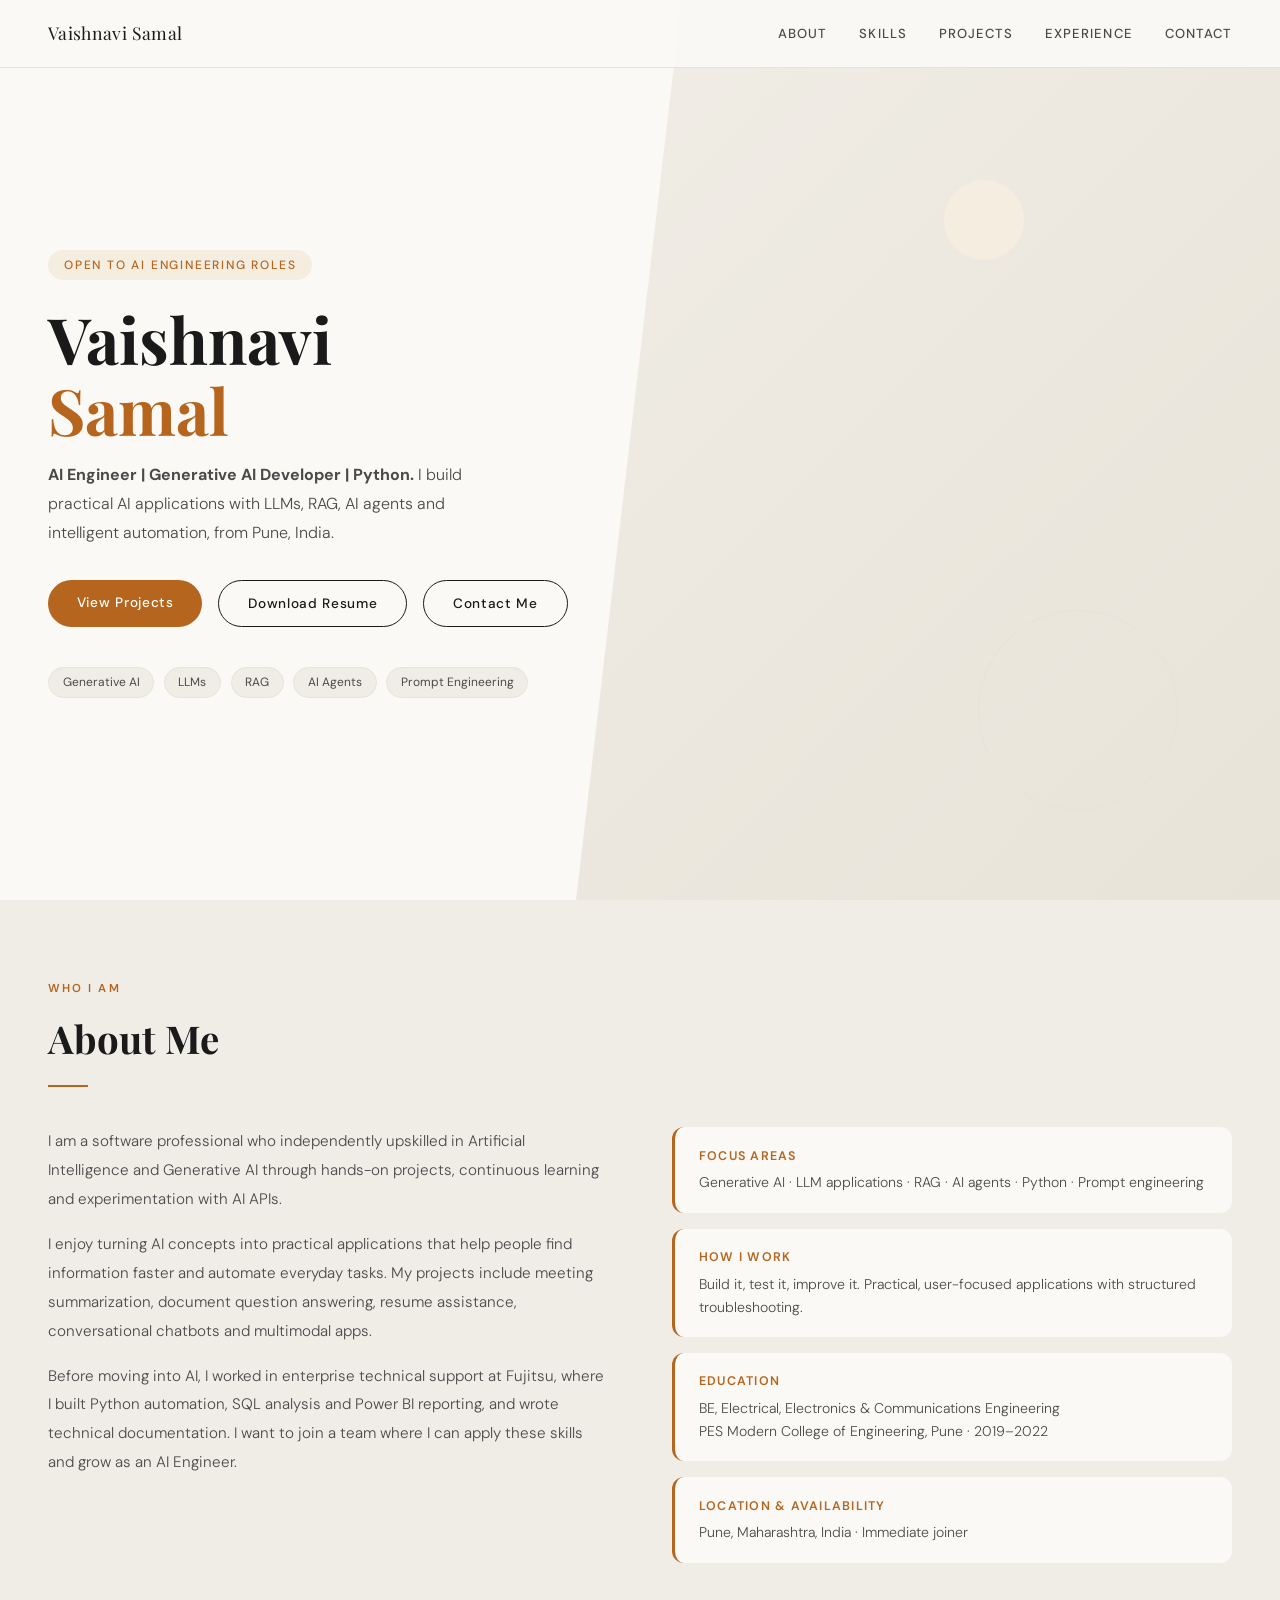
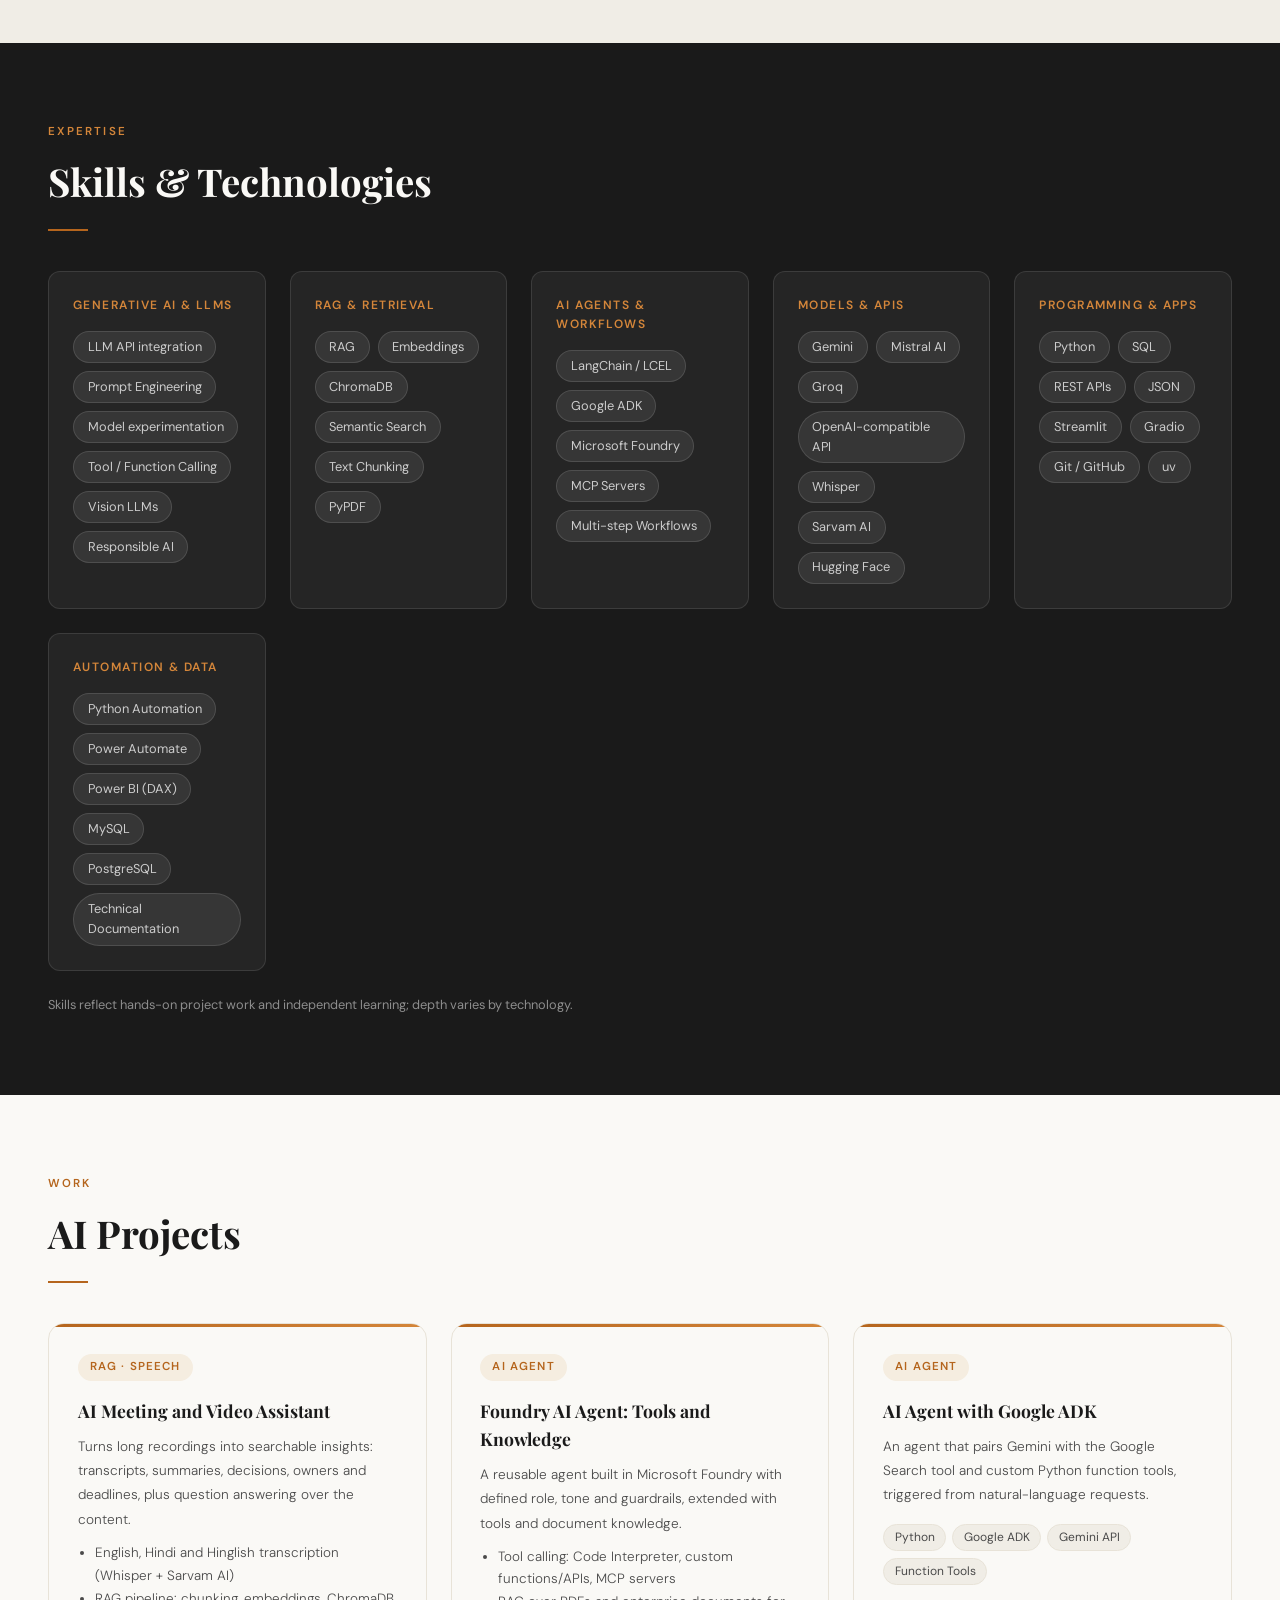
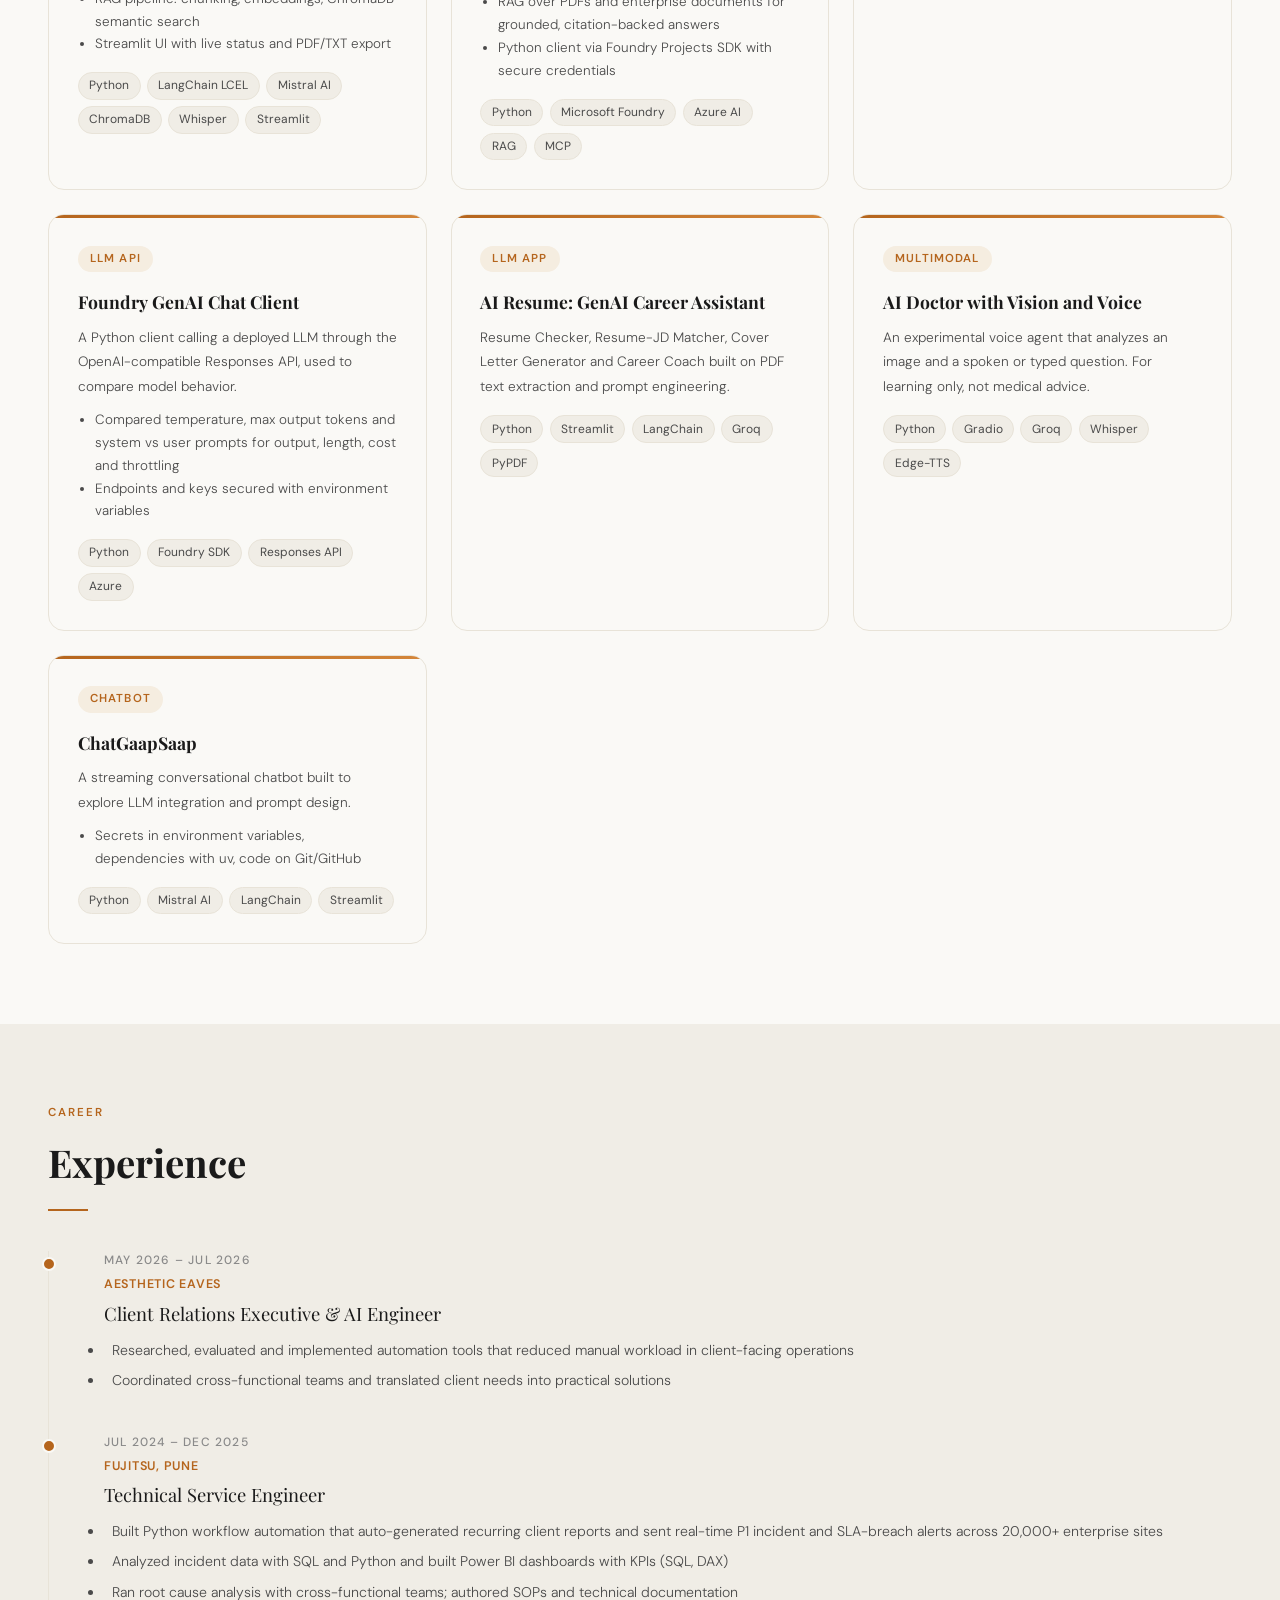
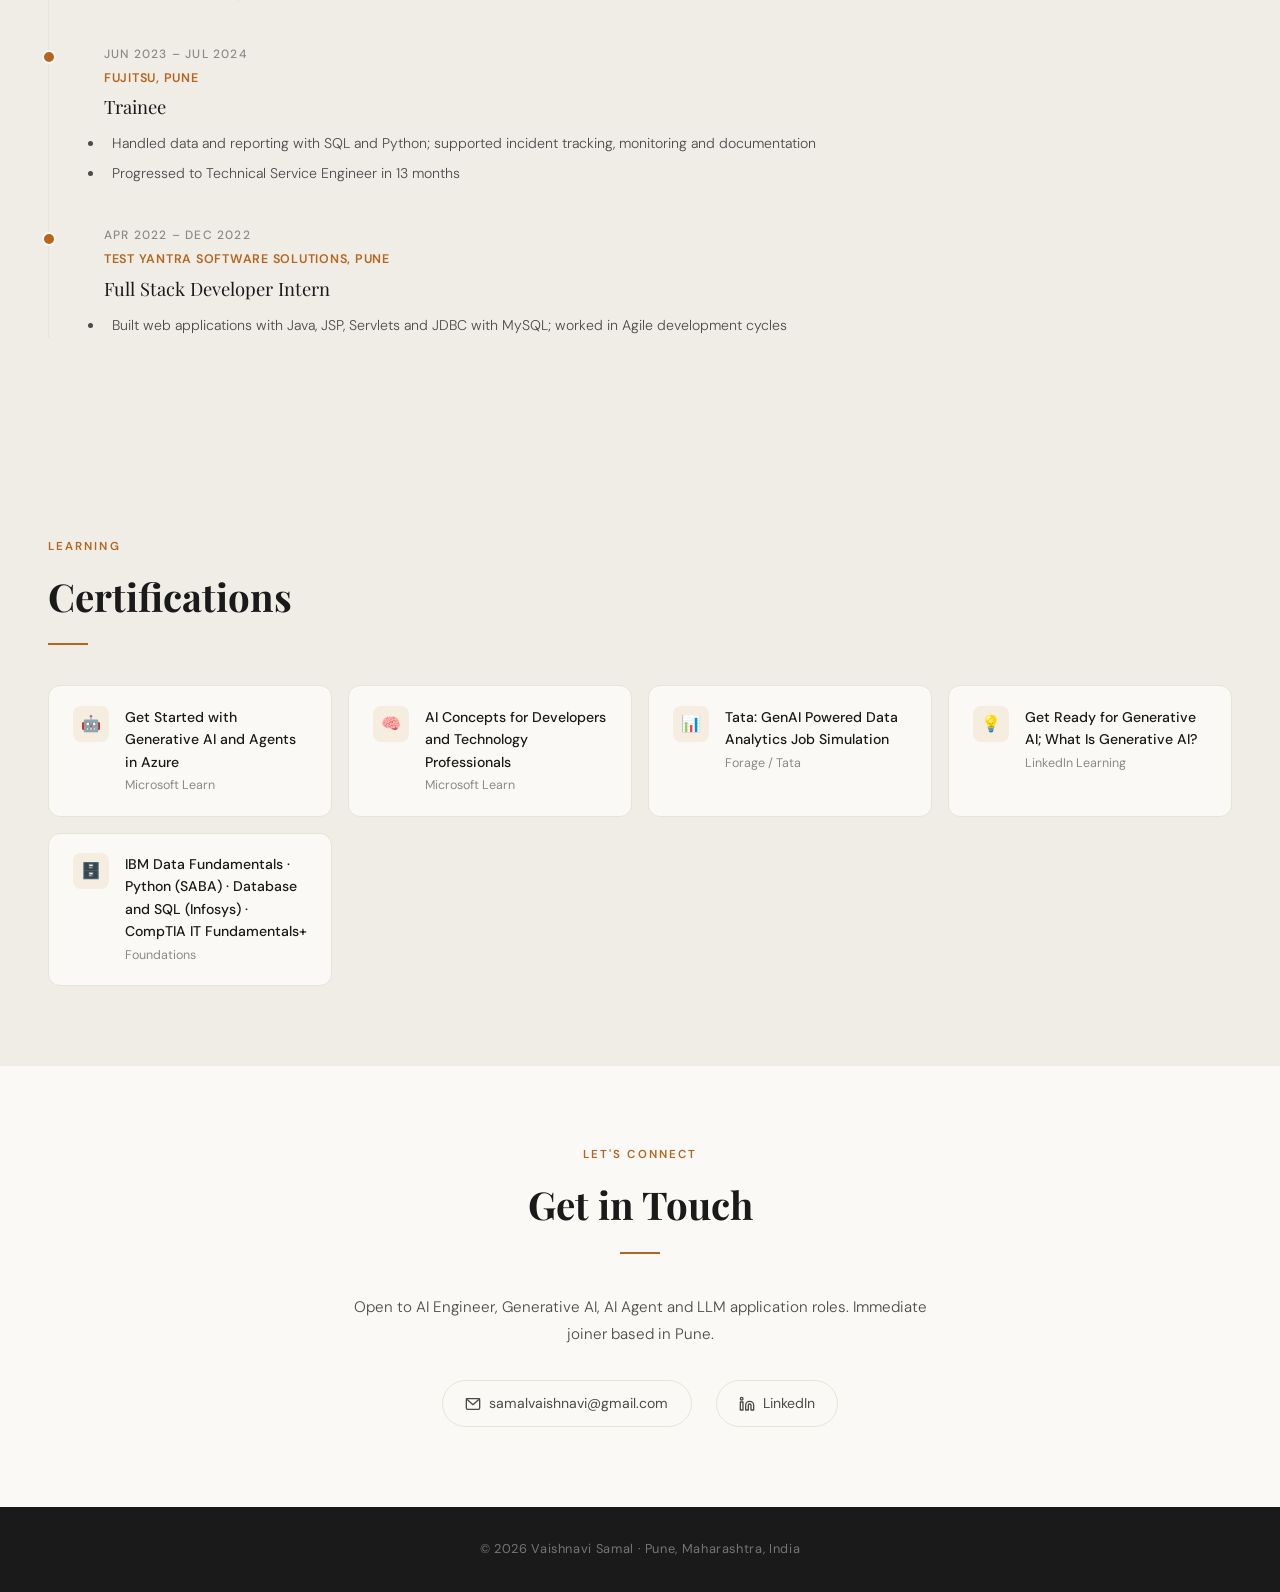
<file: index.html>
<!DOCTYPE html>
<html lang="en">
<head>
<meta charset="UTF-8">
<meta name="viewport" content="width=device-width, initial-scale=1.0">
<title>Vaishnavi Samal — AI Engineer | Generative AI Developer</title>
<link href="https://fonts.googleapis.com/css2?family=Playfair+Display:wght@400;600;700&family=DM+Sans:wght@300;400;500&display=swap" rel="stylesheet">
<style>
*{margin:0;padding:0;box-sizing:border-box}
:root{
  --ink:#1a1a1a;--ink2:#4a4a4a;--ink3:#8a8a8a;
  --bg:#faf9f6;--bg2:#f0ede6;--bg3:#e8e3d8;
  --accent:#b5651d;--accent2:#d4863a;--accent-light:#f5ede0;
  --serif:'Playfair Display',serif;--sans:'DM Sans',sans-serif;
}
html{scroll-behavior:smooth}
body{font-family:var(--sans);background:var(--bg);color:var(--ink);line-height:1.6}

/* NAV */
nav{position:fixed;top:0;left:0;right:0;z-index:100;padding:1.2rem 3rem;display:flex;justify-content:space-between;align-items:center;background:rgba(250,249,246,0.92);backdrop-filter:blur(8px);border-bottom:1px solid var(--bg3)}
.nav-logo{font-family:var(--serif);font-size:1.1rem;color:var(--ink);letter-spacing:0.02em}
.nav-links{display:flex;gap:2rem;list-style:none}
.nav-links a{font-size:0.82rem;color:var(--ink2);text-decoration:none;letter-spacing:0.08em;text-transform:uppercase;font-weight:500;transition:color 0.2s}
.nav-links a:hover{color:var(--accent)}

/* HERO */
.hero{min-height:100vh;display:flex;align-items:center;padding:7rem 3rem 4rem;position:relative;overflow:hidden}
.hero-bg{position:absolute;top:0;right:0;width:55%;height:100%;background:linear-gradient(135deg,var(--bg2),var(--bg3));clip-path:polygon(15% 0,100% 0,100% 100%,0% 100%);z-index:0}
.hero-deco{position:absolute;bottom:10%;right:8%;width:200px;height:200px;border-radius:50%;border:1px solid var(--bg3);z-index:0}
.hero-deco2{position:absolute;top:20%;right:20%;width:80px;height:80px;border-radius:50%;background:var(--accent-light);z-index:0}
.hero-content{position:relative;z-index:1;max-width:580px}
.hero-tag{display:inline-block;font-size:0.75rem;letter-spacing:0.15em;text-transform:uppercase;color:var(--accent);background:var(--accent-light);padding:0.35rem 1rem;border-radius:2rem;margin-bottom:1.5rem;font-weight:500}
.hero h1{font-family:var(--serif);font-size:clamp(2.8rem,5vw,4.2rem);line-height:1.1;margin-bottom:1rem;color:var(--ink)}
.hero h1 span{color:var(--accent)}
.hero-sub{font-size:1rem;color:var(--ink2);max-width:440px;margin-bottom:2rem;font-weight:300;line-height:1.8}
.hero-btns{display:flex;gap:1rem;flex-wrap:wrap}
.btn-primary{background:var(--accent);color:#fff;padding:0.75rem 1.8rem;border-radius:2rem;text-decoration:none;font-size:0.85rem;letter-spacing:0.05em;font-weight:500;transition:background 0.2s,transform 0.2s}
.btn-primary:hover{background:var(--accent2);transform:translateY(-1px)}
.btn-outline{border:1.5px solid var(--ink);color:var(--ink);padding:0.75rem 1.8rem;border-radius:2rem;text-decoration:none;font-size:0.85rem;letter-spacing:0.05em;font-weight:500;transition:all 0.2s}
.btn-outline:hover{background:var(--ink);color:var(--bg)}
.hero-langs{margin-top:2.5rem;display:flex;gap:0.6rem;flex-wrap:wrap}
.lang-pill{font-size:0.75rem;padding:0.3rem 0.85rem;border-radius:2rem;background:var(--bg2);color:var(--ink2);border:1px solid var(--bg3)}

/* SECTION BASE */
section{padding:5rem 3rem}
.section-label{font-size:0.72rem;letter-spacing:0.18em;text-transform:uppercase;color:var(--accent);font-weight:600;margin-bottom:0.6rem}
.section-title{font-family:var(--serif);font-size:clamp(1.8rem,3vw,2.6rem);margin-bottom:1rem;color:var(--ink)}
.section-line{width:40px;height:2px;background:var(--accent);margin-bottom:2.5rem}

/* ABOUT */
.about{background:var(--bg2)}
.about-grid{display:grid;grid-template-columns:1fr 1fr;gap:4rem;align-items:start}
.about-text p{font-size:0.95rem;color:var(--ink2);line-height:1.9;margin-bottom:1rem;font-weight:300}
.about-cards{display:grid;gap:1rem}
.about-card{background:var(--bg);padding:1.2rem 1.5rem;border-radius:12px;border-left:3px solid var(--accent)}
.about-card h4{font-size:0.78rem;letter-spacing:0.1em;text-transform:uppercase;color:var(--accent);margin-bottom:0.3rem;font-weight:600}
.about-card p{font-size:0.88rem;color:var(--ink2);font-weight:300}

/* EXPERIENCE */
.timeline{position:relative;padding-left:2rem}
.timeline::before{content:'';position:absolute;left:0;top:0;bottom:0;width:1px;background:var(--bg3)}
.tl-item{position:relative;margin-bottom:2.5rem;padding-left:1.5rem}
.tl-item::before{content:'';position:absolute;left:-2.35rem;top:0.35rem;width:10px;height:10px;border-radius:50%;background:var(--accent);border:2px solid var(--bg)}
.tl-date{font-size:0.75rem;letter-spacing:0.1em;text-transform:uppercase;color:var(--ink3);margin-bottom:0.3rem;font-weight:500}
.tl-company{font-size:0.78rem;color:var(--accent);font-weight:600;letter-spacing:0.06em;text-transform:uppercase;margin-bottom:0.2rem}
.tl-role{font-family:var(--serif);font-size:1.15rem;color:var(--ink);margin-bottom:0.6rem}
.tl-desc{font-size:0.88rem;color:var(--ink2);line-height:1.8;font-weight:300}
.tl-desc li{margin-bottom:0.3rem;padding-left:0.5rem}

/* SKILLS */
.skills-bg{background:var(--ink)}
.skills-bg .section-title{color:var(--bg)}
.skills-bg .section-label{color:var(--accent2)}
.skills-grid{display:grid;grid-template-columns:repeat(auto-fit,minmax(200px,1fr));gap:1.5rem}
.skill-group{background:rgba(255,255,255,0.05);border:1px solid rgba(255,255,255,0.1);border-radius:12px;padding:1.5rem}
.skill-group h4{font-size:0.75rem;letter-spacing:0.12em;text-transform:uppercase;color:var(--accent2);margin-bottom:1rem;font-weight:600}
.skill-tags{display:flex;flex-wrap:wrap;gap:0.5rem}
.skill-tag{font-size:0.8rem;padding:0.3rem 0.85rem;border-radius:2rem;background:rgba(255,255,255,0.08);color:rgba(255,255,255,0.75);border:1px solid rgba(255,255,255,0.12)}

/* PROJECTS */
.projects-grid{display:grid;grid-template-columns:repeat(auto-fit,minmax(280px,1fr));gap:1.5rem}
.proj-card{background:var(--bg);border:1px solid var(--bg3);border-radius:16px;padding:1.8rem;transition:transform 0.2s,box-shadow 0.2s;position:relative;overflow:hidden}
.proj-card::before{content:'';position:absolute;top:0;left:0;right:0;height:3px;background:linear-gradient(90deg,var(--accent),var(--accent2))}
.proj-card:hover{transform:translateY(-4px);box-shadow:0 12px 32px rgba(0,0,0,0.08)}
.proj-tag{font-size:0.72rem;letter-spacing:0.1em;text-transform:uppercase;color:var(--accent);background:var(--accent-light);padding:0.25rem 0.75rem;border-radius:2rem;font-weight:600;margin-bottom:1rem;display:inline-block}
.proj-card h3{font-family:var(--serif);font-size:1.1rem;margin-bottom:0.6rem;color:var(--ink)}
.proj-card p{font-size:0.85rem;color:var(--ink2);line-height:1.8;font-weight:300}
.proj-tech{margin-top:1rem;display:flex;flex-wrap:wrap;gap:0.4rem}
.proj-tech span{font-size:0.75rem;padding:0.2rem 0.65rem;border-radius:2rem;background:var(--bg2);color:var(--ink2);border:1px solid var(--bg3)}

/* CERTIFICATIONS */
.certs{background:var(--bg2)}
.certs-grid{display:grid;grid-template-columns:repeat(auto-fit,minmax(240px,1fr));gap:1rem}
.cert-card{background:var(--bg);padding:1.2rem 1.5rem;border-radius:12px;border:1px solid var(--bg3);display:flex;align-items:flex-start;gap:1rem}
.cert-icon{width:36px;height:36px;border-radius:8px;background:var(--accent-light);display:flex;align-items:center;justify-content:center;flex-shrink:0;font-size:1rem}
.cert-card h4{font-size:0.88rem;font-weight:500;color:var(--ink);margin-bottom:0.2rem}
.cert-card p{font-size:0.78rem;color:var(--ink3)}

/* CONTACT */
.contact-inner{max-width:600px;margin:0 auto;text-align:center}
.contact-inner .section-line{margin:0 auto 2.5rem}
.contact-links{display:flex;justify-content:center;gap:1.5rem;flex-wrap:wrap;margin-top:2rem}
.contact-link{display:flex;align-items:center;gap:0.5rem;font-size:0.88rem;color:var(--ink2);text-decoration:none;padding:0.7rem 1.4rem;border:1px solid var(--bg3);border-radius:2rem;transition:all 0.2s;font-weight:400}
.contact-link:hover{border-color:var(--accent);color:var(--accent);background:var(--accent-light)}
.contact-link svg{width:16px;height:16px;stroke:currentColor;fill:none;stroke-width:2;stroke-linecap:round;stroke-linejoin:round}

/* FOOTER */
footer{background:var(--ink);color:rgba(255,255,255,0.4);text-align:center;padding:2rem;font-size:0.8rem;letter-spacing:0.05em}

@media(max-width:700px){
  nav{padding:1rem 1.5rem}.hero{padding:6rem 1.5rem 3rem}
  .hero-bg{display:none}.about-grid{grid-template-columns:1fr}
  section{padding:3.5rem 1.5rem}
}
</style>
<style>
.proj-card ul{margin:.6rem 0 0 1.1rem;font-size:.84rem;color:var(--ink2);font-weight:300;line-height:1.7}
.proj-card .learn{font-size:.78rem;color:var(--ink3);margin-top:.8rem}
.skills-note{font-size:.8rem;color:rgba(255,255,255,.5);margin-top:1.5rem}
</style>
</head>
<body>
<nav><div class="nav-logo">Vaishnavi Samal</div>
<ul class="nav-links"><li><a href="#about">About</a></li><li><a href="#skills">Skills</a></li><li><a href="#projects">Projects</a></li><li><a href="#experience">Experience</a></li><li><a href="#contact">Contact</a></li></ul></nav>

<section class="hero"><div class="hero-bg"></div><div class="hero-deco"></div><div class="hero-deco2"></div>
<div class="hero-content"><div class="hero-tag">Open to AI Engineering Roles</div>
<h1>Vaishnavi<br><span>Samal</span></h1>
<p class="hero-sub"><strong>AI Engineer | Generative AI Developer | Python.</strong> I build practical AI applications with LLMs, RAG, AI agents and intelligent automation, from Pune, India.</p>
<div class="hero-btns"><a href="#projects" class="btn-primary">View Projects</a><a href="Vaishnavi_Samal_Resume.pdf" class="btn-outline">Download Resume</a><a href="#contact" class="btn-outline">Contact Me</a></div>
<div class="hero-langs"><span class="lang-pill">Generative AI</span><span class="lang-pill">LLMs</span><span class="lang-pill">RAG</span><span class="lang-pill">AI Agents</span><span class="lang-pill">Prompt Engineering</span></div></div></section>

<section class="about" id="about"><p class="section-label">Who I am</p><h2 class="section-title">About Me</h2><div class="section-line"></div>
<div class="about-grid"><div class="about-text">
<p>I am a software professional who independently upskilled in Artificial Intelligence and Generative AI through hands-on projects, continuous learning and experimentation with AI APIs.</p>
<p>I enjoy turning AI concepts into practical applications that help people find information faster and automate everyday tasks. My projects include meeting summarization, document question answering, resume assistance, conversational chatbots and multimodal apps.</p>
<p>Before moving into AI, I worked in enterprise technical support at Fujitsu, where I built Python automation, SQL analysis and Power BI reporting, and wrote technical documentation. I want to join a team where I can apply these skills and grow as an AI Engineer.</p></div>
<div class="about-cards">
<div class="about-card"><h4>Focus Areas</h4><p>Generative AI · LLM applications · RAG · AI agents · Python · Prompt engineering</p></div>
<div class="about-card"><h4>How I work</h4><p>Build it, test it, improve it. Practical, user-focused applications with structured troubleshooting.</p></div>
<div class="about-card"><h4>Education</h4><p>BE, Electrical, Electronics &amp; Communications Engineering<br>PES Modern College of Engineering, Pune · 2019–2022</p></div>
<div class="about-card"><h4>Location &amp; Availability</h4><p>Pune, Maharashtra, India · Immediate joiner</p></div></div></div></section>

<section class="skills-bg" id="skills"><p class="section-label">Expertise</p><h2 class="section-title">Skills &amp; Technologies</h2><div class="section-line"></div>
<div class="skills-grid">
<div class="skill-group"><h4>Generative AI &amp; LLMs</h4><div class="skill-tags"><span class="skill-tag">LLM API integration</span><span class="skill-tag">Prompt Engineering</span><span class="skill-tag">Model experimentation</span><span class="skill-tag">Tool / Function Calling</span><span class="skill-tag">Vision LLMs</span><span class="skill-tag">Responsible AI</span></div></div>
<div class="skill-group"><h4>RAG &amp; Retrieval</h4><div class="skill-tags"><span class="skill-tag">RAG</span><span class="skill-tag">Embeddings</span><span class="skill-tag">ChromaDB</span><span class="skill-tag">Semantic Search</span><span class="skill-tag">Text Chunking</span><span class="skill-tag">PyPDF</span></div></div>
<div class="skill-group"><h4>AI Agents &amp; Workflows</h4><div class="skill-tags"><span class="skill-tag">LangChain / LCEL</span><span class="skill-tag">Google ADK</span><span class="skill-tag">Microsoft Foundry</span><span class="skill-tag">MCP Servers</span><span class="skill-tag">Multi-step Workflows</span></div></div>
<div class="skill-group"><h4>Models &amp; APIs</h4><div class="skill-tags"><span class="skill-tag">Gemini</span><span class="skill-tag">Mistral AI</span><span class="skill-tag">Groq</span><span class="skill-tag">OpenAI-compatible API</span><span class="skill-tag">Whisper</span><span class="skill-tag">Sarvam AI</span><span class="skill-tag">Hugging Face</span></div></div>
<div class="skill-group"><h4>Programming &amp; Apps</h4><div class="skill-tags"><span class="skill-tag">Python</span><span class="skill-tag">SQL</span><span class="skill-tag">REST APIs</span><span class="skill-tag">JSON</span><span class="skill-tag">Streamlit</span><span class="skill-tag">Gradio</span><span class="skill-tag">Git / GitHub</span><span class="skill-tag">uv</span></div></div>
<div class="skill-group"><h4>Automation &amp; Data</h4><div class="skill-tags"><span class="skill-tag">Python Automation</span><span class="skill-tag">Power Automate</span><span class="skill-tag">Power BI (DAX)</span><span class="skill-tag">MySQL</span><span class="skill-tag">PostgreSQL</span><span class="skill-tag">Technical Documentation</span></div></div>
</div><p class="skills-note">Skills reflect hands-on project work and independent learning; depth varies by technology.</p></section>

<section id="projects"><p class="section-label">Work</p><h2 class="section-title">AI Projects</h2><div class="section-line"></div>
<div class="projects-grid">
<div class="proj-card"><div class="proj-tag">RAG · Speech</div><h3>AI Meeting and Video Assistant</h3><p>Turns long recordings into searchable insights: transcripts, summaries, decisions, owners and deadlines, plus question answering over the content.</p><ul><li>English, Hindi and Hinglish transcription (Whisper + Sarvam AI)</li><li>RAG pipeline: chunking, embeddings, ChromaDB semantic search</li><li>Streamlit UI with live status and PDF/TXT export</li></ul><div class="proj-tech"><span class="">Python</span><span class="">LangChain LCEL</span><span class="">Mistral AI</span><span class="">ChromaDB</span><span class="">Whisper</span><span class="">Streamlit</span></div></div>
<div class="proj-card"><div class="proj-tag">AI Agent</div><h3>Foundry AI Agent: Tools and Knowledge</h3><p>A reusable agent built in Microsoft Foundry with defined role, tone and guardrails, extended with tools and document knowledge.</p><ul><li>Tool calling: Code Interpreter, custom functions/APIs, MCP servers</li><li>RAG over PDFs and enterprise documents for grounded, citation-backed answers</li><li>Python client via Foundry Projects SDK with secure credentials</li></ul><div class="proj-tech"><span class="">Python</span><span class="">Microsoft Foundry</span><span class="">Azure AI</span><span class="">RAG</span><span class="">MCP</span></div></div>
<div class="proj-card"><div class="proj-tag">AI Agent</div><h3>AI Agent with Google ADK</h3><p>An agent that pairs Gemini with the Google Search tool and custom Python function tools, triggered from natural-language requests.</p><ul></ul><div class="proj-tech"><span class="">Python</span><span class="">Google ADK</span><span class="">Gemini API</span><span class="">Function Tools</span></div></div>
<div class="proj-card"><div class="proj-tag">LLM API</div><h3>Foundry GenAI Chat Client</h3><p>A Python client calling a deployed LLM through the OpenAI-compatible Responses API, used to compare model behavior.</p><ul><li>Compared temperature, max output tokens and system vs user prompts for output, length, cost and throttling</li><li>Endpoints and keys secured with environment variables</li></ul><div class="proj-tech"><span class="">Python</span><span class="">Foundry SDK</span><span class="">Responses API</span><span class="">Azure</span></div></div>
<div class="proj-card"><div class="proj-tag">LLM App</div><h3>AI Resume: GenAI Career Assistant</h3><p>Resume Checker, Resume-JD Matcher, Cover Letter Generator and Career Coach built on PDF text extraction and prompt engineering.</p><ul></ul><div class="proj-tech"><span class="">Python</span><span class="">Streamlit</span><span class="">LangChain</span><span class="">Groq</span><span class="">PyPDF</span></div></div>
<div class="proj-card"><div class="proj-tag">Multimodal</div><h3>AI Doctor with Vision and Voice</h3><p>An experimental voice agent that analyzes an image and a spoken or typed question. For learning only, not medical advice.</p><ul></ul><div class="proj-tech"><span class="">Python</span><span class="">Gradio</span><span class="">Groq</span><span class="">Whisper</span><span class="">Edge-TTS</span></div></div>
<div class="proj-card"><div class="proj-tag">Chatbot</div><h3>ChatGaapSaap</h3><p>A streaming conversational chatbot built to explore LLM integration and prompt design.</p><ul><li>Secrets in environment variables, dependencies with uv, code on Git/GitHub</li></ul><div class="proj-tech"><span class="">Python</span><span class="">Mistral AI</span><span class="">LangChain</span><span class="">Streamlit</span></div></div>
</div></section>

<section class="about" id="experience"><p class="section-label">Career</p><h2 class="section-title">Experience</h2><div class="section-line"></div>
<div class="timeline">
<div class="tl-item"><div class="tl-date">May 2026 – Jul 2026</div><div class="tl-company">Aesthetic Eaves</div><div class="tl-role">Client Relations Executive &amp; AI Engineer</div><div class="tl-desc"><ul><li>Researched, evaluated and implemented automation tools that reduced manual workload in client-facing operations</li><li>Coordinated cross-functional teams and translated client needs into practical solutions</li></ul></div></div>
<div class="tl-item"><div class="tl-date">Jul 2024 – Dec 2025</div><div class="tl-company">Fujitsu, Pune</div><div class="tl-role">Technical Service Engineer</div><div class="tl-desc"><ul><li>Built Python workflow automation that auto-generated recurring client reports and sent real-time P1 incident and SLA-breach alerts across 20,000+ enterprise sites</li><li>Analyzed incident data with SQL and Python and built Power BI dashboards with KPIs (SQL, DAX)</li><li>Ran root cause analysis with cross-functional teams; authored SOPs and technical documentation</li></ul></div></div>
<div class="tl-item"><div class="tl-date">Jun 2023 – Jul 2024</div><div class="tl-company">Fujitsu, Pune</div><div class="tl-role">Trainee</div><div class="tl-desc"><ul><li>Handled data and reporting with SQL and Python; supported incident tracking, monitoring and documentation</li><li>Progressed to Technical Service Engineer in 13 months</li></ul></div></div>
<div class="tl-item"><div class="tl-date">Apr 2022 – Dec 2022</div><div class="tl-company">Test Yantra Software Solutions, Pune</div><div class="tl-role">Full Stack Developer Intern</div><div class="tl-desc"><ul><li>Built web applications with Java, JSP, Servlets and JDBC with MySQL; worked in Agile development cycles</li></ul></div></div>
</div></section>

<section class="certs" id="certifications"><p class="section-label">Learning</p><h2 class="section-title">Certifications</h2><div class="section-line"></div>
<div class="certs-grid">
<div class="cert-card"><div class="cert-icon">🤖</div><div><h4>Get Started with Generative AI and Agents in Azure</h4><p>Microsoft Learn</p></div></div>
<div class="cert-card"><div class="cert-icon">🧠</div><div><h4>AI Concepts for Developers and Technology Professionals</h4><p>Microsoft Learn</p></div></div>
<div class="cert-card"><div class="cert-icon">📊</div><div><h4>Tata: GenAI Powered Data Analytics Job Simulation</h4><p>Forage / Tata</p></div></div>
<div class="cert-card"><div class="cert-icon">💡</div><div><h4>Get Ready for Generative AI; What Is Generative AI?</h4><p>LinkedIn Learning</p></div></div>
<div class="cert-card"><div class="cert-icon">🗄️</div><div><h4>IBM Data Fundamentals · Python (SABA) · Database and SQL (Infosys) · CompTIA IT Fundamentals+</h4><p>Foundations</p></div></div>
</div></section>

<section id="contact"><div class="contact-inner"><p class="section-label">Let's Connect</p><h2 class="section-title">Get in Touch</h2><div class="section-line"></div>
<p style="color:var(--ink2);font-size:.95rem;font-weight:300;line-height:1.8">Open to AI Engineer, Generative AI, AI Agent and LLM application roles. Immediate joiner based in Pune.</p>
<div class="contact-links">
<a href="mailto:samalvaishnavi@gmail.com" class="contact-link"><svg viewBox="0 0 24 24"><rect x="2" y="4" width="20" height="16" rx="2"/><polyline points="2,4 12,13 22,4"/></svg>samalvaishnavi@gmail.com</a>
<a href="https://www.linkedin.com/in/vaishnavisamal" target="_blank" rel="noopener" class="contact-link"><svg viewBox="0 0 24 24"><path d="M16 8a6 6 0 0 1 6 6v7h-4v-7a2 2 0 0 0-2-2 2 2 0 0 0-2 2v7h-4v-7a6 6 0 0 1 6-6z"/><rect x="2" y="9" width="4" height="12"/><circle cx="4" cy="4" r="2"/></svg>LinkedIn</a>
</div></div></section>
<footer>© 2026 Vaishnavi Samal · Pune, Maharashtra, India</footer>
</body></html>
</file>
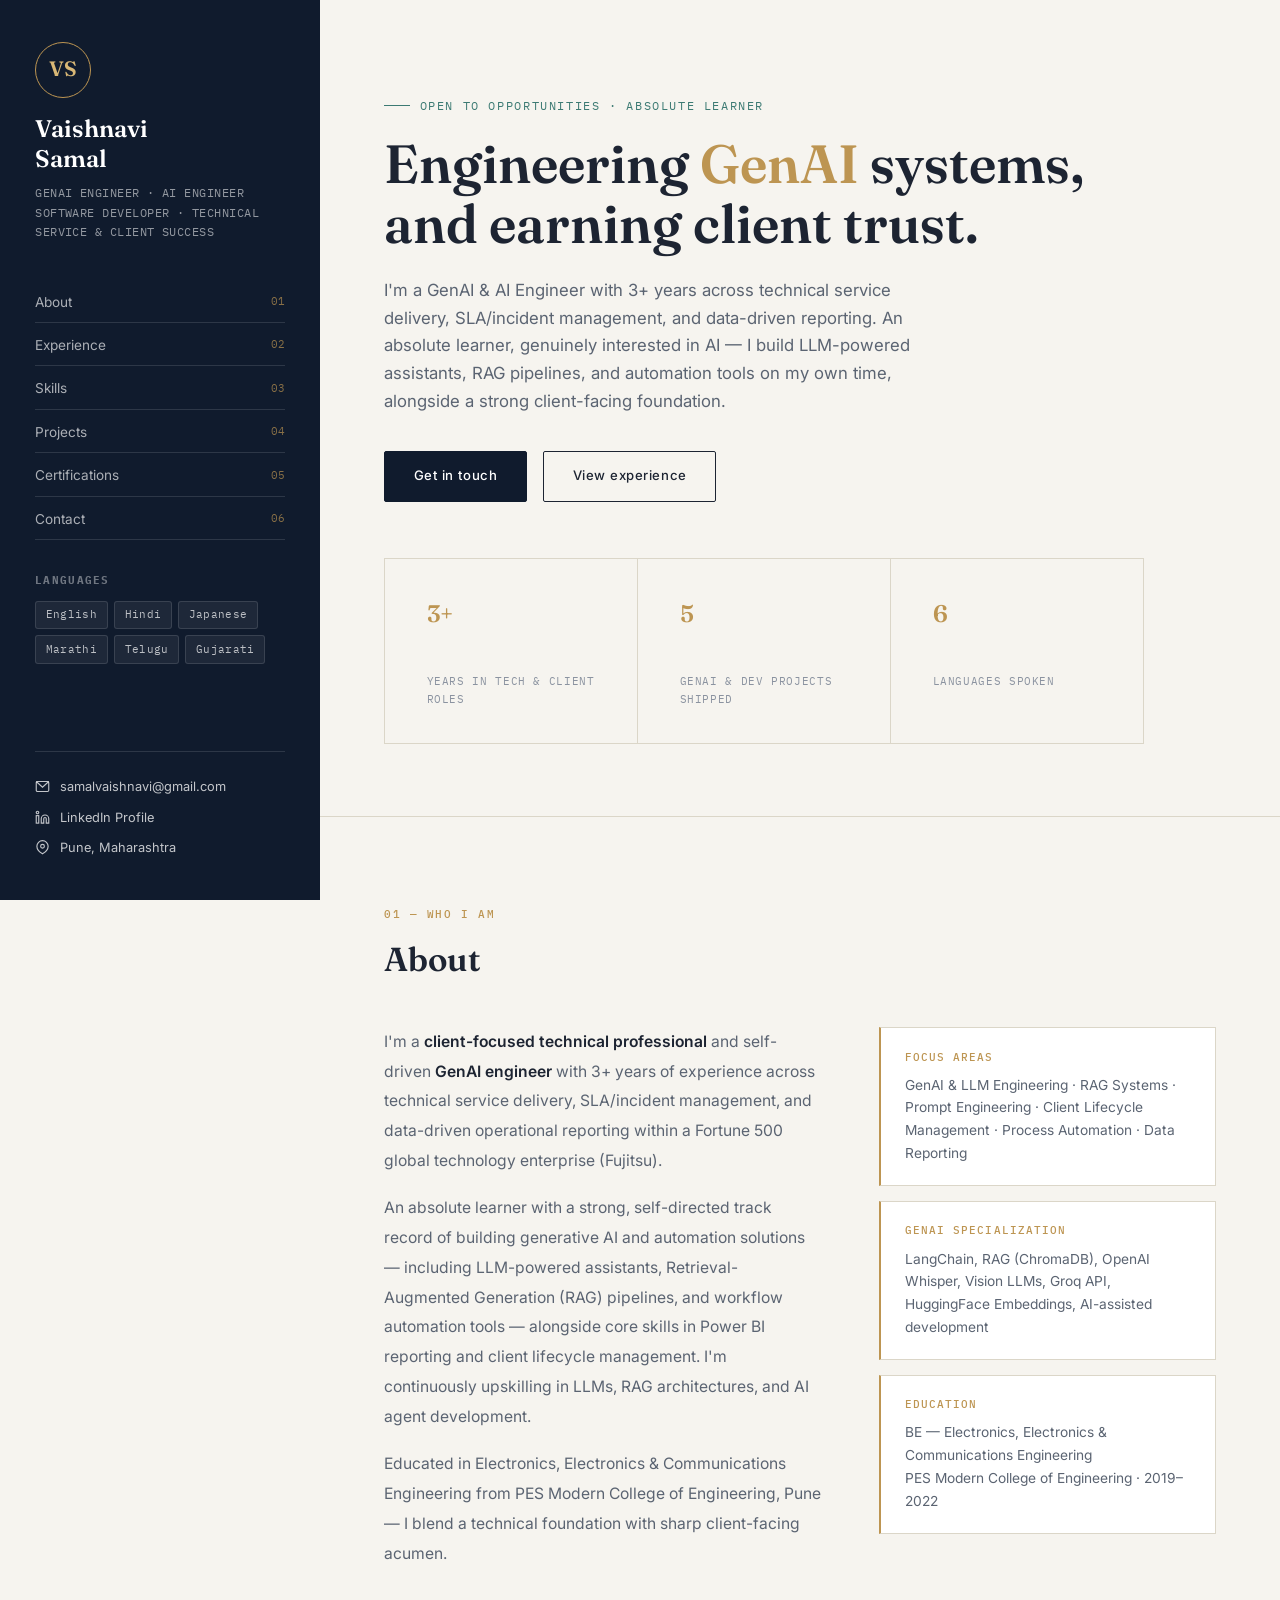
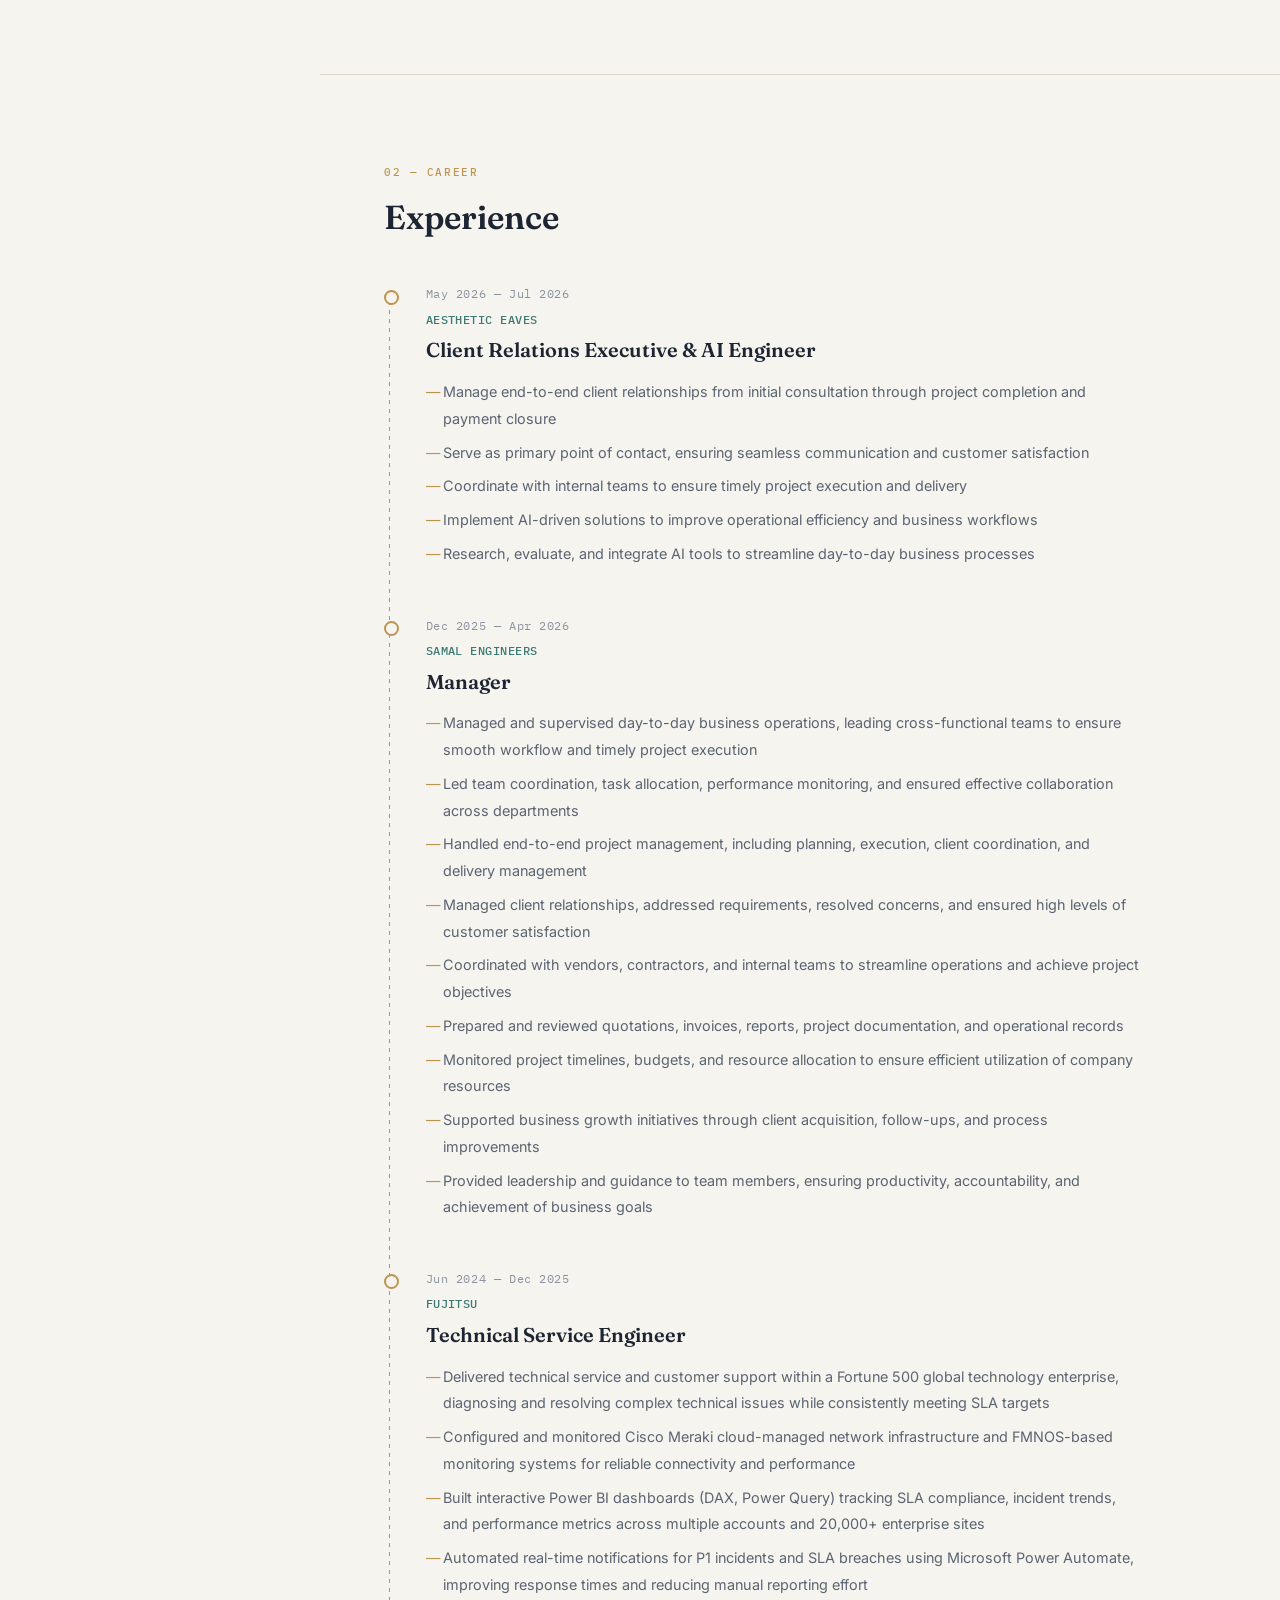
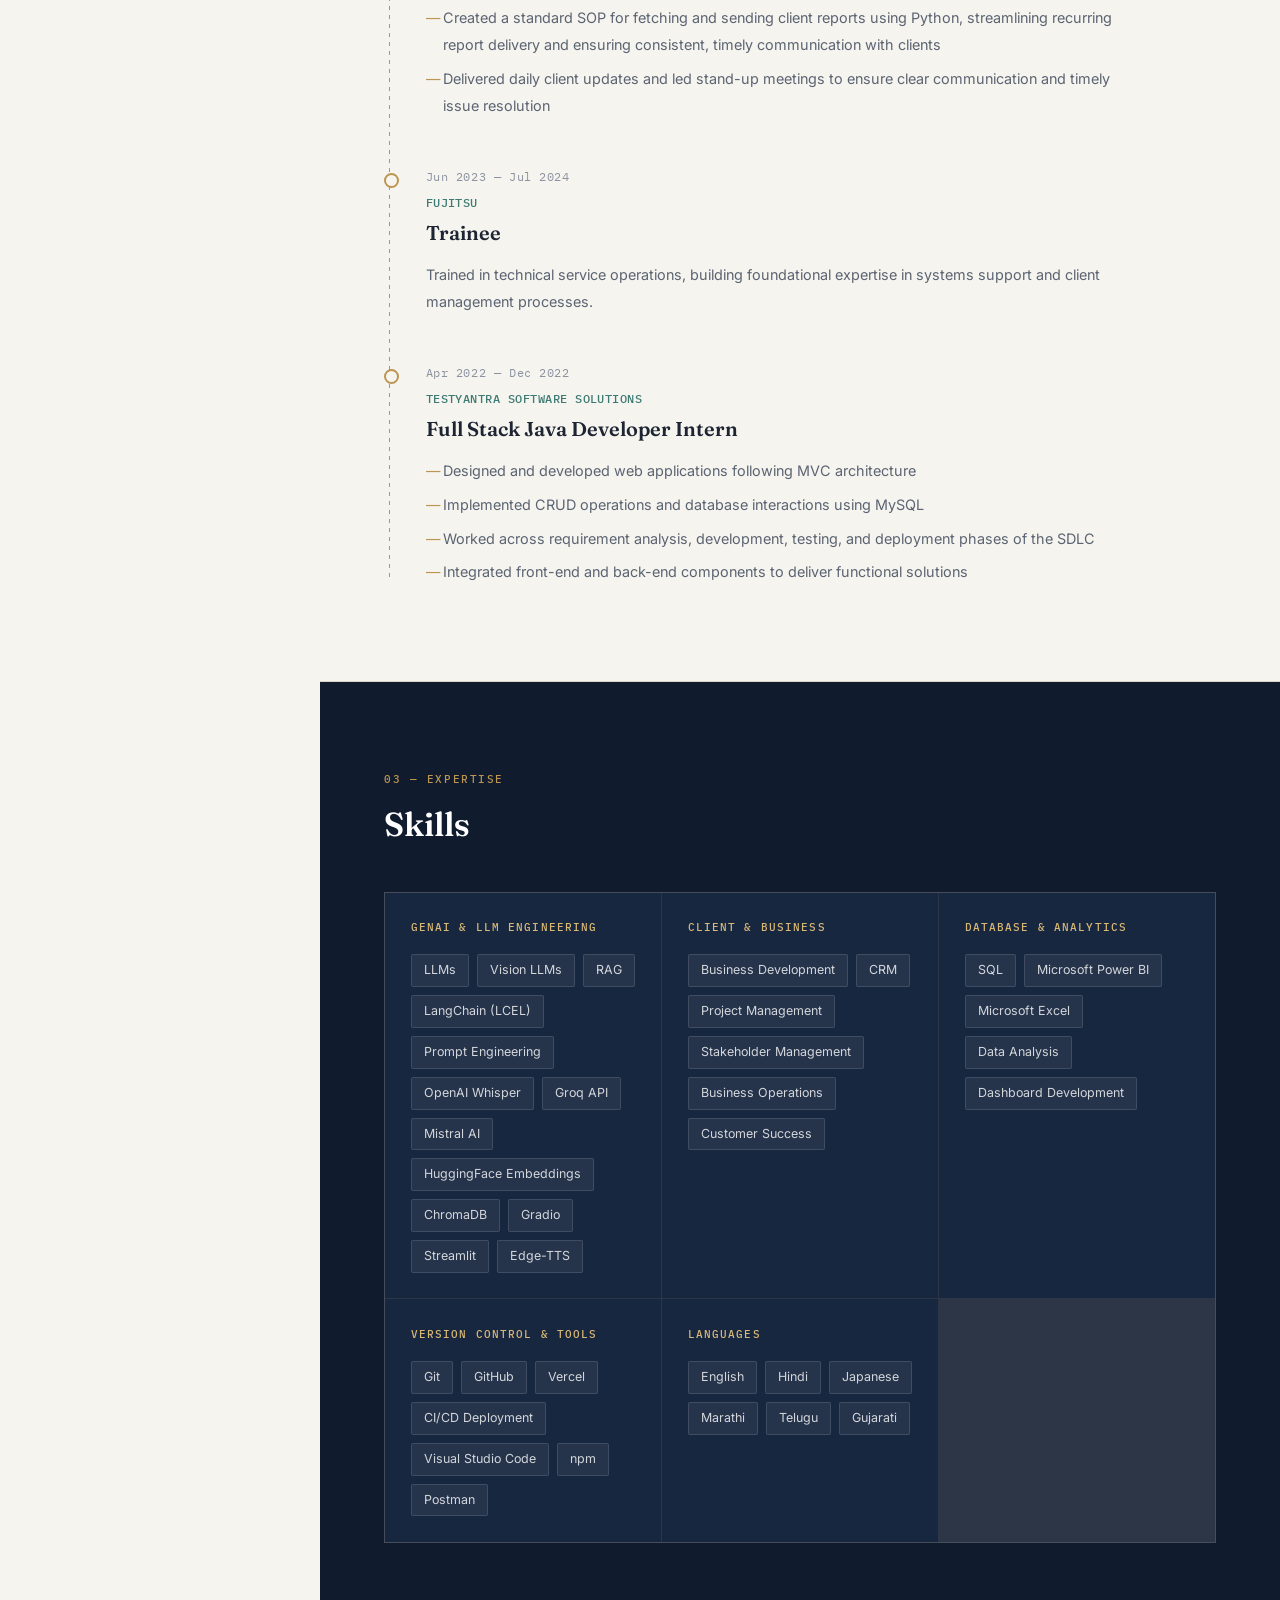
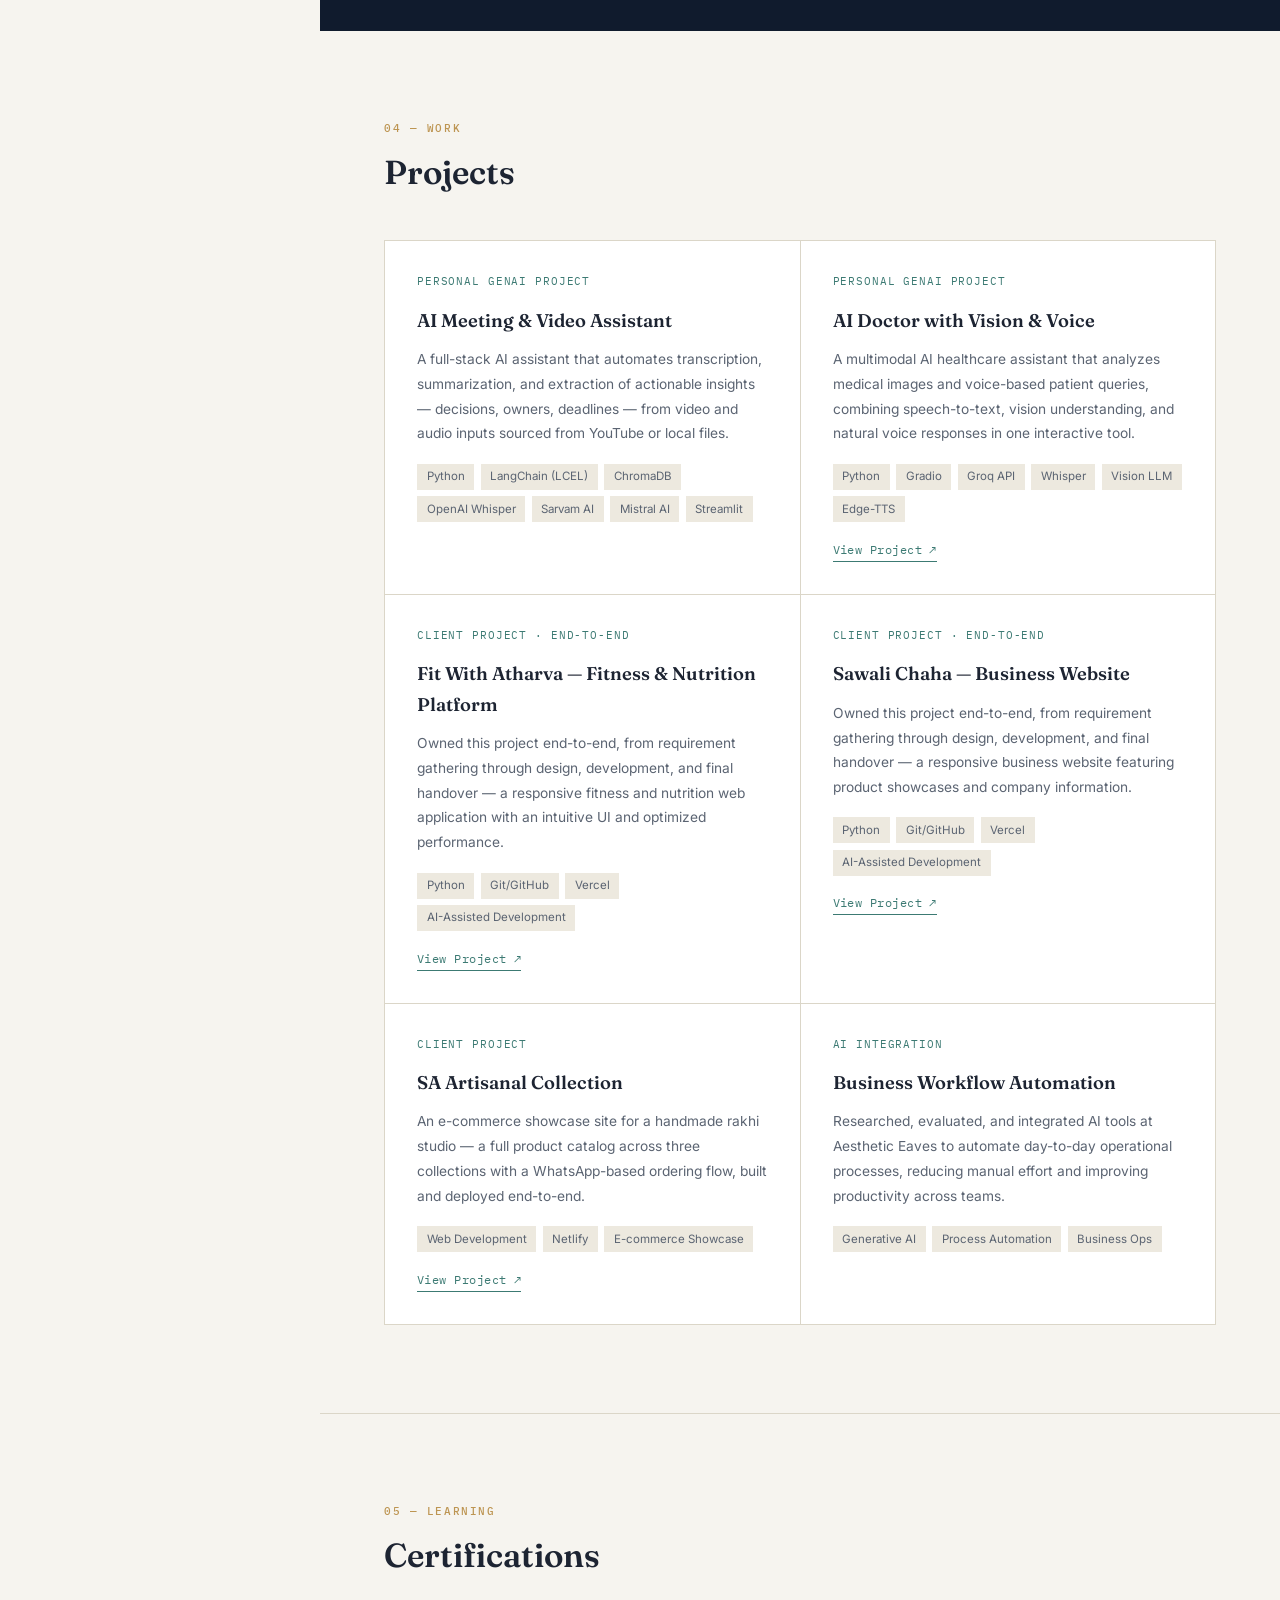
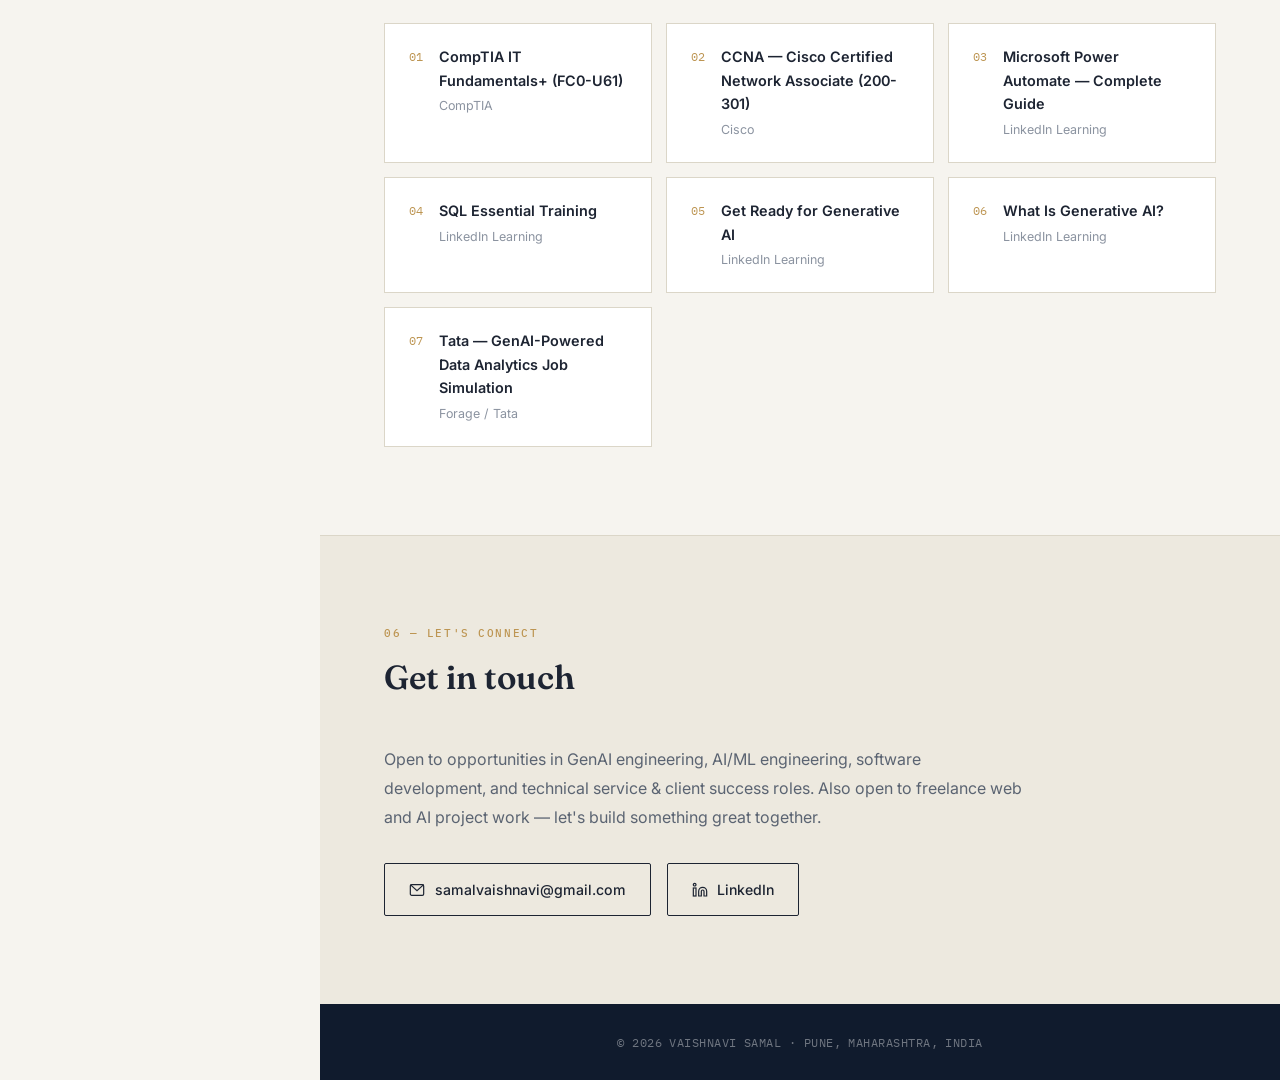
<file: portfolio_preview.html>
<!DOCTYPE html>
<html lang="en">
<head>
<meta charset="UTF-8">
<meta name="viewport" content="width=device-width, initial-scale=1.0">
<title>Vaishnavi Samal — GenAI Engineer & Technical Service Professional</title>
<meta name="description" content="Vaishnavi Samal — GenAI Engineer, AI Engineer & Technical Service / Client Success Professional, Pune, India.">
<link rel="preconnect" href="https://fonts.googleapis.com">
<link href="https://fonts.googleapis.com/css2?family=Fraunces:opsz,wght@9..144,400;9..144,500;9..144,600;9..144,700&family=Inter:wght@300;400;500;600;700&family=IBM+Plex+Mono:wght@400;500&display=swap" rel="stylesheet">
<style>
*{margin:0;padding:0;box-sizing:border-box}
:root{
  --navy:#101B2D;
  --navy2:#182740;
  --navy3:#22355A;
  --ivory:#F6F4EF;
  --paper2:#EDE9DF;
  --ink:#1D2432;
  --ink2:#5B6472;
  --ink3:#8B93A0;
  --gold:#BD9552;
  --gold2:#D9B876;
  --teal:#3C7A73;
  --line:#DBD6C8;
  --line-dark:rgba(255,255,255,0.12);
  --serif:'Fraunces',serif;
  --sans:'Inter',sans-serif;
  --mono:'IBM Plex Mono',monospace;
}
html{scroll-behavior:smooth}
@media (prefers-reduced-motion: reduce){html{scroll-behavior:auto}*{animation-duration:0.01ms !important;transition-duration:0.01ms !important}}
body{font-family:var(--sans);background:var(--ivory);color:var(--ink);line-height:1.65;font-weight:400}
a{color:inherit}
::selection{background:var(--gold2);color:var(--navy)}

.eyebrow{font-family:var(--mono);font-size:0.7rem;letter-spacing:0.14em;text-transform:uppercase;color:var(--gold);font-weight:500}

/* LAYOUT SHELL */
.shell{display:flex;min-height:100vh}

/* SIDEBAR */
.sidebar{width:320px;flex-shrink:0;background:var(--navy);color:#fff;position:sticky;top:0;height:100vh;padding:2.6rem 2.2rem;display:flex;flex-direction:column;gap:2rem;overflow-y:auto}
.mono-badge{width:56px;height:56px;border-radius:50%;border:1.5px solid var(--gold);display:flex;align-items:center;justify-content:center;font-family:var(--serif);font-size:1.3rem;font-weight:600;color:var(--gold2);letter-spacing:0.02em}
.side-name{font-family:var(--serif);font-size:1.5rem;font-weight:600;margin-top:1rem;line-height:1.25;color:#fff}
.side-role{font-family:var(--mono);font-size:0.72rem;color:rgba(255,255,255,0.55);letter-spacing:0.04em;margin-top:0.6rem;line-height:1.7}

.side-nav{display:flex;flex-direction:column;gap:0.15rem;margin-top:0.5rem}
.side-nav a{font-size:0.85rem;color:rgba(255,255,255,0.65);text-decoration:none;padding:0.55rem 0;border-bottom:1px solid var(--line-dark);display:flex;align-items:center;justify-content:space-between;transition:color 0.2s,padding-left 0.2s}
.side-nav a:hover{color:var(--gold2);padding-left:0.35rem}
.side-nav a span.n{font-family:var(--mono);font-size:0.68rem;color:var(--gold);opacity:0.7}

.side-langs{display:flex;flex-wrap:wrap;gap:0.4rem}
.lang-pill{font-family:var(--mono);font-size:0.66rem;padding:0.28rem 0.6rem;border-radius:3px;background:rgba(255,255,255,0.06);color:rgba(255,255,255,0.7);border:1px solid var(--line-dark);letter-spacing:0.03em}

.side-contact{display:flex;flex-direction:column;gap:0.6rem;margin-top:auto;padding-top:1.5rem;border-top:1px solid var(--line-dark)}
.side-contact a{display:flex;align-items:center;gap:0.6rem;font-size:0.8rem;color:rgba(255,255,255,0.75);text-decoration:none;transition:color 0.2s}
.side-contact a:hover{color:var(--gold2)}
.side-contact svg{width:15px;height:15px;stroke:currentColor;fill:none;stroke-width:1.8;flex-shrink:0}

.side-block h5{font-family:var(--mono);font-size:0.66rem;letter-spacing:0.12em;text-transform:uppercase;color:rgba(255,255,255,0.4);margin-bottom:0.7rem}

/* MOBILE NAV TOGGLE */
.mobile-bar{display:none}

/* CONTENT */
.content{flex:1;min-width:0}
section{padding:5.5rem 4rem;border-bottom:1px solid var(--line)}
section:last-of-type{border-bottom:none}
.section-title{font-family:var(--serif);font-size:clamp(1.8rem,2.6vw,2.4rem);font-weight:600;margin:0.5rem 0 2.5rem;color:var(--ink);max-width:640px}

/* HERO */
.hero{padding:6rem 4rem 4.5rem;position:relative}
.hero-kicker{font-family:var(--mono);font-size:0.72rem;letter-spacing:0.14em;text-transform:uppercase;color:var(--teal);margin-bottom:1.2rem;display:flex;align-items:center;gap:0.6rem}
.hero-kicker::before{content:'';width:26px;height:1px;background:var(--teal)}
.hero h1{font-family:var(--serif);font-size:clamp(2.4rem,4.2vw,3.6rem);font-weight:600;line-height:1.12;color:var(--ink);max-width:760px;margin-bottom:1.4rem}
.hero h1 em{font-style:normal;color:var(--gold);position:relative}
.hero-sub{font-size:1.05rem;color:var(--ink2);max-width:560px;font-weight:400;margin-bottom:2.2rem}
.hero-btns{display:flex;gap:1rem;flex-wrap:wrap}
.btn-primary{background:var(--navy);color:#fff;padding:0.85rem 1.8rem;text-decoration:none;font-size:0.82rem;letter-spacing:0.04em;font-weight:500;transition:background 0.2s,transform 0.2s;border-radius:2px;border:1px solid var(--navy)}
.btn-primary:hover{background:var(--navy3);transform:translateY(-1px)}
.btn-outline{border:1px solid var(--ink);color:var(--ink);padding:0.85rem 1.8rem;text-decoration:none;font-size:0.82rem;letter-spacing:0.04em;font-weight:500;transition:all 0.2s;border-radius:2px}
.btn-outline:hover{background:var(--ink);color:var(--ivory)}

.hero-strip{margin-top:3.5rem;display:grid;grid-template-columns:repeat(3,1fr);gap:1px;background:var(--line);border:1px solid var(--line);max-width:760px}
.hero-strip div{background:var(--ivory);padding:1.1rem 1.3rem}
.hero-strip .num{font-family:var(--serif);font-size:1.5rem;color:var(--gold);font-weight:600}
.hero-strip .lbl{font-family:var(--mono);font-size:0.66rem;letter-spacing:0.06em;text-transform:uppercase;color:var(--ink3);margin-top:0.3rem}

/* ABOUT */
.about-grid{display:grid;grid-template-columns:1.3fr 1fr;gap:3.5rem;align-items:start}
.about-text p{font-size:0.98rem;color:var(--ink2);line-height:1.9;margin-bottom:1.1rem}
.about-text strong{color:var(--ink);font-weight:600}
.about-cards{display:grid;gap:0.9rem}
.about-card{background:#fff;padding:1.3rem 1.5rem;border:1px solid var(--line);border-left:2px solid var(--gold)}
.about-card h4{font-family:var(--mono);font-size:0.68rem;letter-spacing:0.1em;text-transform:uppercase;color:var(--gold);margin-bottom:0.45rem;font-weight:500}
.about-card p{font-size:0.86rem;color:var(--ink2)}

/* EXPERIENCE - connected node timeline */
.timeline{position:relative;padding-left:2.6rem;max-width:760px}
.timeline::before{content:'';position:absolute;left:5px;top:8px;bottom:8px;width:1px;background:repeating-linear-gradient(to bottom,var(--gold) 0,var(--gold) 4px,transparent 4px,transparent 9px)}
.tl-item{position:relative;margin-bottom:3rem}
.tl-item:last-child{margin-bottom:0}
.tl-item::before{content:'';position:absolute;left:-2.6rem;top:0.35rem;width:11px;height:11px;border-radius:50%;background:var(--ivory);border:2px solid var(--gold)}
.tl-item.current::before{background:var(--gold)}
.tl-date{font-family:var(--mono);font-size:0.72rem;letter-spacing:0.05em;color:var(--ink3);margin-bottom:0.4rem}
.tl-company{font-family:var(--mono);font-size:0.74rem;color:var(--teal);font-weight:500;letter-spacing:0.04em;text-transform:uppercase;margin-bottom:0.25rem}
.tl-role{font-family:var(--serif);font-size:1.25rem;font-weight:600;color:var(--ink);margin-bottom:0.8rem}
.tl-desc{font-size:0.9rem;color:var(--ink2);line-height:1.85}
.tl-desc ul{list-style:none}
.tl-desc li{margin-bottom:0.45rem;padding-left:1.1rem;position:relative}
.tl-desc li::before{content:'—';position:absolute;left:0;color:var(--gold)}

/* SKILLS */
.skills-bg{background:var(--navy);border-bottom:none}
.skills-bg .section-title{color:#fff}
.skills-grid{display:grid;grid-template-columns:repeat(auto-fit,minmax(230px,1fr));gap:1px;background:var(--line-dark);border:1px solid var(--line-dark)}
.skill-group{background:var(--navy2);padding:1.6rem}
.skill-group h4{font-family:var(--mono);font-size:0.7rem;letter-spacing:0.1em;text-transform:uppercase;color:var(--gold2);margin-bottom:1.1rem;font-weight:500}
.skill-tags{display:flex;flex-wrap:wrap;gap:0.5rem}
.skill-tag{font-size:0.78rem;padding:0.32rem 0.75rem;border-radius:2px;background:rgba(255,255,255,0.06);color:rgba(255,255,255,0.8);border:1px solid var(--line-dark)}

/* PROJECTS */
.projects-grid{display:grid;grid-template-columns:repeat(auto-fit,minmax(280px,1fr));gap:1px;background:var(--line);border:1px solid var(--line)}
.proj-card{background:#fff;padding:2rem;transition:background 0.2s}
.proj-card:hover{background:var(--paper2)}
.proj-tag{font-family:var(--mono);font-size:0.68rem;letter-spacing:0.08em;text-transform:uppercase;color:var(--teal);margin-bottom:0.9rem;display:block}
.proj-card h3{font-family:var(--serif);font-size:1.15rem;font-weight:600;margin-bottom:0.7rem;color:var(--ink)}
.proj-card p{font-size:0.86rem;color:var(--ink2);line-height:1.8}
.proj-tech{margin-top:1.1rem;display:flex;flex-wrap:wrap;gap:0.4rem}
.proj-tech span{font-size:0.72rem;padding:0.22rem 0.6rem;background:var(--paper2);color:var(--ink2)}
.proj-card:hover .proj-tech span{background:#fff}
.proj-link{display:inline-block;margin-top:1.1rem;font-family:var(--mono);font-size:0.72rem;letter-spacing:0.04em;color:var(--teal);text-decoration:none;border-bottom:1px solid var(--teal);padding-bottom:2px;transition:color 0.2s,border-color 0.2s}
.proj-link:hover{color:var(--gold);border-color:var(--gold)}

/* CERTIFICATIONS */
.certs-grid{display:grid;grid-template-columns:repeat(auto-fit,minmax(260px,1fr));gap:0.9rem}
.cert-card{background:#fff;padding:1.3rem 1.5rem;border:1px solid var(--line);display:flex;align-items:flex-start;gap:1rem}
.cert-idx{font-family:var(--mono);font-size:0.75rem;color:var(--gold);flex-shrink:0;padding-top:0.15rem}
.cert-card h4{font-size:0.9rem;font-weight:600;color:var(--ink);margin-bottom:0.25rem}
.cert-card p{font-size:0.78rem;color:var(--ink3)}

/* CONTACT */
.contact-sec{background:var(--paper2)}
.contact-inner{max-width:640px}
.contact-inner p.lede{color:var(--ink2);font-size:1rem;line-height:1.8;margin-bottom:2rem}
.contact-links{display:flex;gap:1rem;flex-wrap:wrap}
.contact-link{display:flex;align-items:center;gap:0.6rem;font-size:0.88rem;color:var(--ink);text-decoration:none;padding:0.85rem 1.5rem;border:1px solid var(--ink);transition:all 0.2s;font-weight:500;border-radius:2px}
.contact-link:hover{background:var(--ink);color:var(--ivory)}
.contact-link svg{width:16px;height:16px;stroke:currentColor;fill:none;stroke-width:1.8}

footer{background:var(--navy);color:rgba(255,255,255,0.4);text-align:center;padding:1.8rem;font-family:var(--mono);font-size:0.72rem;letter-spacing:0.04em}

/* reveal animation */
.reveal{opacity:0;transform:translateY(16px);transition:opacity 0.6s ease,transform 0.6s ease}
.reveal.in{opacity:1;transform:translateY(0)}

@media(max-width:980px){
  .sidebar{display:none}
  .mobile-bar{display:flex;position:sticky;top:0;z-index:50;background:var(--navy);color:#fff;padding:1rem 1.5rem;align-items:center;justify-content:space-between}
  .mobile-bar .m-name{font-family:var(--serif);font-size:1.05rem}
  .mobile-bar nav{display:flex;gap:1.1rem}
  .mobile-bar nav a{color:rgba(255,255,255,0.65);text-decoration:none;font-size:0.72rem;font-family:var(--mono);letter-spacing:0.03em}
  section{padding:3.2rem 1.5rem}
  .hero{padding:2.8rem 1.5rem 2.5rem}
  .about-grid{grid-template-columns:1fr}
  .hero-strip{grid-template-columns:1fr 1fr}
}

</style>
</head>
<body>

<div class="mobile-bar">
  <div class="m-name">Vaishnavi Samal</div>
  <nav>
    <a href="#about">About</a>
    <a href="#experience">Work</a>
    <a href="#contact">Contact</a>
  </nav>
</div>

<div class="shell">
  <aside class="sidebar">
    <div>
      <div class="mono-badge">VS</div>
      <div class="side-name">Vaishnavi<br>Samal</div>
      <div class="side-role">GENAI ENGINEER · AI ENGINEER<br>SOFTWARE DEVELOPER · TECHNICAL<br>SERVICE &amp; CLIENT SUCCESS</div>
    </div>

    <nav class="side-nav">
      <a href="#about"><span>About</span><span class="n">01</span></a>
      <a href="#experience"><span>Experience</span><span class="n">02</span></a>
      <a href="#skills"><span>Skills</span><span class="n">03</span></a>
      <a href="#projects"><span>Projects</span><span class="n">04</span></a>
      <a href="#certifications"><span>Certifications</span><span class="n">05</span></a>
      <a href="#contact"><span>Contact</span><span class="n">06</span></a>
    </nav>

    <div class="side-block">
      <h5>Languages</h5>
      <div class="side-langs">
        <span class="lang-pill">English</span>
        <span class="lang-pill">Hindi</span>
        <span class="lang-pill">Japanese</span>
        <span class="lang-pill">Marathi</span>
        <span class="lang-pill">Telugu</span>
        <span class="lang-pill">Gujarati</span>
      </div>
    </div>

    <div class="side-contact">
      <a href="mailto:samalvaishnavi@gmail.com">
        <svg viewBox="0 0 24 24"><rect x="2" y="4" width="20" height="16" rx="2"/><polyline points="2,4 12,13 22,4"/></svg>
        samalvaishnavi@gmail.com
      </a>
      <a href="https://www.linkedin.com/in/vaishnavisamal" target="_blank">
        <svg viewBox="0 0 24 24"><path d="M16 8a6 6 0 0 1 6 6v7h-4v-7a2 2 0 0 0-2-2 2 2 0 0 0-2 2v7h-4v-7a6 6 0 0 1 6-6z"/><rect x="2" y="9" width="4" height="12"/><circle cx="4" cy="4" r="2"/></svg>
        LinkedIn Profile
      </a>
      <a href="#contact">
        <svg viewBox="0 0 24 24"><path d="M21 10c0 7-9 12-9 12s-9-5-9-12a9 9 0 0 1 18 0z"/><circle cx="12" cy="10" r="3"/></svg>
        Pune, Maharashtra
      </a>
    </div>
  </aside>

  <div class="content">

    <!-- HERO -->
    <section class="hero">
      <div class="hero-kicker">Open to opportunities · Absolute learner</div>
      <h1>Engineering <em>GenAI</em> systems,<br>and earning client trust.</h1>
      <p class="hero-sub">I'm a GenAI &amp; AI Engineer with 3+ years across technical service delivery, SLA/incident management, and data-driven reporting. An absolute learner, genuinely interested in AI — I build LLM-powered assistants, RAG pipelines, and automation tools on my own time, alongside a strong client-facing foundation.</p>
      <div class="hero-btns">
        <a href="#contact" class="btn-primary">Get in touch</a>
        <a href="#experience" class="btn-outline">View experience</a>
      </div>
      <div class="hero-strip">
        <div><div class="num">3+</div><div class="lbl">Years in tech &amp; client roles</div></div>
        <div><div class="num">5</div><div class="lbl">GenAI &amp; dev projects shipped</div></div>
        <div><div class="num">6</div><div class="lbl">Languages spoken</div></div>
      </div>
    </section>

    <!-- ABOUT -->
    <section id="about">
      <p class="eyebrow">01 — Who I am</p>
      <h2 class="section-title">About</h2>
      <div class="about-grid">
        <div class="about-text">
          <p>I'm a <strong>client-focused technical professional</strong> and self-driven <strong>GenAI engineer</strong> with 3+ years of experience across technical service delivery, SLA/incident management, and data-driven operational reporting within a Fortune 500 global technology enterprise (Fujitsu).</p>
          <p>An absolute learner with a strong, self-directed track record of building generative AI and automation solutions — including LLM-powered assistants, Retrieval-Augmented Generation (RAG) pipelines, and workflow automation tools — alongside core skills in Power BI reporting and client lifecycle management. I'm continuously upskilling in LLMs, RAG architectures, and AI agent development.</p>
          <p>Educated in Electronics, Electronics &amp; Communications Engineering from PES Modern College of Engineering, Pune — I blend a technical foundation with sharp client-facing acumen.</p>
        </div>
        <div class="about-cards">
          <div class="about-card">
            <h4>Focus areas</h4>
            <p>GenAI &amp; LLM Engineering · RAG Systems · Prompt Engineering · Client Lifecycle Management · Process Automation · Data Reporting</p>
          </div>
          <div class="about-card">
            <h4>GenAI specialization</h4>
            <p>LangChain, RAG (ChromaDB), OpenAI Whisper, Vision LLMs, Groq API, HuggingFace Embeddings, AI-assisted development</p>
          </div>
          <div class="about-card">
            <h4>Education</h4>
            <p>BE — Electronics, Electronics &amp; Communications Engineering<br>PES Modern College of Engineering · 2019–2022</p>
          </div>
        </div>
      </div>
    </section>

    <!-- EXPERIENCE -->
    <section id="experience">
      <p class="eyebrow">02 — Career</p>
      <h2 class="section-title">Experience</h2>
      <div class="timeline">

        <div class="tl-item">
          <div class="tl-date">May 2026 — Jul 2026</div>
          <div class="tl-company">Aesthetic Eaves</div>
          <div class="tl-role">Client Relations Executive &amp; AI Engineer</div>
          <div class="tl-desc">
            <ul>
              <li>Manage end-to-end client relationships from initial consultation through project completion and payment closure</li>
              <li>Serve as primary point of contact, ensuring seamless communication and customer satisfaction</li>
              <li>Coordinate with internal teams to ensure timely project execution and delivery</li>
              <li>Implement AI-driven solutions to improve operational efficiency and business workflows</li>
              <li>Research, evaluate, and integrate AI tools to streamline day-to-day business processes</li>
            </ul>
          </div>
        </div>

        <div class="tl-item">
          <div class="tl-date">Dec 2025 — Apr 2026</div>
          <div class="tl-company">Samal Engineers</div>
          <div class="tl-role">Manager</div>
          <div class="tl-desc">
            <ul>
  <li>Managed and supervised day-to-day business operations, leading cross-functional teams to ensure smooth workflow and timely project execution</li>
  <li>Led team coordination, task allocation, performance monitoring, and ensured effective collaboration across departments</li>
  <li>Handled end-to-end project management, including planning, execution, client coordination, and delivery management</li>
  <li>Managed client relationships, addressed requirements, resolved concerns, and ensured high levels of customer satisfaction</li>
  <li>Coordinated with vendors, contractors, and internal teams to streamline operations and achieve project objectives</li>
  <li>Prepared and reviewed quotations, invoices, reports, project documentation, and operational records</li>
  <li>Monitored project timelines, budgets, and resource allocation to ensure efficient utilization of company resources</li>
  <li>Supported business growth initiatives through client acquisition, follow-ups, and process improvements</li>
  <li>Provided leadership and guidance to team members, ensuring productivity, accountability, and achievement of business goals</li>
            </ul>
          </div>
        </div>

        <div class="tl-item">
          <div class="tl-date">Jun 2024 — Dec 2025</div>
          <div class="tl-company">Fujitsu</div>
          <div class="tl-role">Technical Service Engineer</div>
          <div class="tl-desc">
            <ul>
              <li>Delivered technical service and customer support within a Fortune 500 global technology enterprise, diagnosing and resolving complex technical issues while consistently meeting SLA targets</li>
              <li>Configured and monitored Cisco Meraki cloud-managed network infrastructure and FMNOS-based monitoring systems for reliable connectivity and performance</li>
              <li>Built interactive Power BI dashboards (DAX, Power Query) tracking SLA compliance, incident trends, and performance metrics across multiple accounts and 20,000+ enterprise sites</li>
              <li>Automated real-time notifications for P1 incidents and SLA breaches using Microsoft Power Automate, improving response times and reducing manual reporting effort</li>
              <li>Created a standard SOP for fetching and sending client reports using Python, streamlining recurring report delivery and ensuring consistent, timely communication with clients</li>
              <li>Delivered daily client updates and led stand-up meetings to ensure clear communication and timely issue resolution</li>
            </ul>
          </div>
        </div>

        <div class="tl-item">
          <div class="tl-date">Jun 2023 — Jul 2024</div>
          <div class="tl-company">Fujitsu</div>
          <div class="tl-role">Trainee</div>
          <div class="tl-desc">Trained in technical service operations, building foundational expertise in systems support and client management processes.</div>
        </div>

        <div class="tl-item">
          <div class="tl-date">Apr 2022 — Dec 2022</div>
          <div class="tl-company">TestYantra Software Solutions</div>
          <div class="tl-role">Full Stack Java Developer Intern</div>
          <div class="tl-desc">
            <ul>
              <li>Designed and developed web applications following MVC architecture</li>
              <li>Implemented CRUD operations and database interactions using MySQL</li>
              <li>Worked across requirement analysis, development, testing, and deployment phases of the SDLC</li>
              <li>Integrated front-end and back-end components to deliver functional solutions</li>
            </ul>
          </div>
        </div>

      </div>
    </section>

    <!-- SKILLS -->
    <section class="skills-bg" id="skills">
      <p class="eyebrow">03 — Expertise</p>
      <h2 class="section-title">Skills</h2>
      <div class="skills-grid">
        <div class="skill-group">
          <h4>GenAI &amp; LLM Engineering</h4>
          <div class="skill-tags">
            <span class="skill-tag">LLMs</span>
            <span class="skill-tag">Vision LLMs</span>
            <span class="skill-tag">RAG</span>
            <span class="skill-tag">LangChain (LCEL)</span>
            <span class="skill-tag">Prompt Engineering</span>
            <span class="skill-tag">OpenAI Whisper</span>
            <span class="skill-tag">Groq API</span>
            <span class="skill-tag">Mistral AI</span>
            <span class="skill-tag">HuggingFace Embeddings</span>
            <span class="skill-tag">ChromaDB</span>
            <span class="skill-tag">Gradio</span>
            <span class="skill-tag">Streamlit</span>
            <span class="skill-tag">Edge-TTS</span>
          </div>
        </div>
        <div class="skill-group">
          <h4>Client &amp; Business</h4>
          <div class="skill-tags">
            <span class="skill-tag">Business Development</span>
            <span class="skill-tag">CRM</span>
            <span class="skill-tag">Project Management</span>
            <span class="skill-tag">Stakeholder Management</span>
            <span class="skill-tag">Business Operations</span>
            <span class="skill-tag">Customer Success</span>
          </div>
        </div>
        

        <div class="skill-group">
          <h4>Database &amp; Analytics</h4>
          <div class="skill-tags">
            <span class="skill-tag">SQL</span>
            <span class="skill-tag">Microsoft Power BI</span>
            <span class="skill-tag">Microsoft Excel</span>
            <span class="skill-tag">Data Analysis</span>
            <span class="skill-tag">Dashboard Development</span>
          </div>
        </div>
        <div class="skill-group">
          <h4>Version Control &amp; Tools</h4>
          <div class="skill-tags">
            <span class="skill-tag">Git</span>
            <span class="skill-tag">GitHub</span>
            <span class="skill-tag">Vercel</span>
            <span class="skill-tag">CI/CD Deployment</span>
            <span class="skill-tag">Visual Studio Code</span>
            <span class="skill-tag">npm</span>
            <span class="skill-tag">Postman</span>
          </div>
        </div>
        
        <div class="skill-group">
          <h4>Languages</h4>
          <div class="skill-tags">
            <span class="skill-tag">English</span>
            <span class="skill-tag">Hindi</span>
            <span class="skill-tag">Japanese</span>
            <span class="skill-tag">Marathi</span>
            <span class="skill-tag">Telugu</span>
            <span class="skill-tag">Gujarati</span>
          </div>
        </div>
      </div>
    </section>

    <!-- PROJECTS -->
    <section id="projects">
      <p class="eyebrow">04 — Work</p>
      <h2 class="section-title">Projects</h2>
      <div class="projects-grid">
        <div class="proj-card">
          <span class="proj-tag">Personal GenAI Project</span>
          <h3>AI Meeting &amp; Video Assistant</h3>
          <p>A full-stack AI assistant that automates transcription, summarization, and extraction of actionable insights — decisions, owners, deadlines — from video and audio inputs sourced from YouTube or local files.</p>
          <div class="proj-tech">
            <span>Python</span><span>LangChain (LCEL)</span><span>ChromaDB</span><span>OpenAI Whisper</span><span>Sarvam AI</span><span>Mistral AI</span><span>Streamlit</span>
          </div>
        </div>
        <div class="proj-card">
          <span class="proj-tag">Personal GenAI Project</span>
          <h3>AI Doctor with Vision &amp; Voice</h3>
          <p>A multimodal AI healthcare assistant that analyzes medical images and voice-based patient queries, combining speech-to-text, vision understanding, and natural voice responses in one interactive tool.</p>
          <div class="proj-tech">
            <span>Python</span><span>Gradio</span><span>Groq API</span><span>Whisper</span><span>Vision LLM</span><span>Edge-TTS</span>
          </div>
          <a class="proj-link" href="https://ai-doctor-imageaudio-to-audiotext.onrender.com" target="_blank" rel="noopener">View Project ↗</a>
        </div>
        <div class="proj-card">
          <span class="proj-tag">Client Project · End-to-End</span>
          <h3>Fit With Atharva — Fitness &amp; Nutrition Platform</h3>
          <p>Owned this project end-to-end, from requirement gathering through design, development, and final handover — a responsive fitness and nutrition web application with an intuitive UI and optimized performance.</p>
          <div class="proj-tech">
            <span>Python</span><span>Git/GitHub</span><span>Vercel</span><span>AI-Assisted Development</span>
          </div>
          <a class="proj-link" href="https://fitwithathrava.vercel.app/" target="_blank" rel="noopener">View Project ↗</a>
        </div>
        <div class="proj-card">
          <span class="proj-tag">Client Project · End-to-End</span>
          <h3>Sawali Chaha — Business Website</h3>
          <p>Owned this project end-to-end, from requirement gathering through design, development, and final handover — a responsive business website featuring product showcases and company information.</p>
          <div class="proj-tech">
            <span>Python</span><span>Git/GitHub</span><span>Vercel</span><span>AI-Assisted Development</span>
          </div>
          <a class="proj-link" href="https://sawalichaha.vercel.app/" target="_blank" rel="noopener">View Project ↗</a>
        </div>
        <div class="proj-card">
          <span class="proj-tag">Client Project</span>
          <h3>SA Artisanal Collection</h3>
          <p>An e-commerce showcase site for a handmade rakhi studio — a full product catalog across three collections with a WhatsApp-based ordering flow, built and deployed end-to-end.</p>
          <div class="proj-tech">
            <span>Web Development</span><span>Netlify</span><span>E-commerce Showcase</span>
          </div>
          <a class="proj-link" href="https://saartisanalcollection.netlify.app/" target="_blank" rel="noopener">View Project ↗</a>
        </div>
        <div class="proj-card">
          <span class="proj-tag">AI Integration</span>
          <h3>Business Workflow Automation</h3>
          <p>Researched, evaluated, and integrated AI tools at Aesthetic Eaves to automate day-to-day operational processes, reducing manual effort and improving productivity across teams.</p>
          <div class="proj-tech">
            <span>Generative AI</span><span>Process Automation</span><span>Business Ops</span>
          </div>
        </div>
      </div>
    </section>

    <!-- CERTIFICATIONS -->
    <section id="certifications">
      <p class="eyebrow">05 — Learning</p>
      <h2 class="section-title">Certifications</h2>
      <div class="certs-grid">
        <div class="cert-card">
          <div class="cert-idx">01</div>
          <div>
            <h4>CompTIA IT Fundamentals+ (FC0-U61)</h4>
            <p>CompTIA</p>
          </div>
        </div>
        <div class="cert-card">
          <div class="cert-idx">02</div>
          <div>
            <h4>CCNA — Cisco Certified Network Associate (200-301)</h4>
            <p>Cisco</p>
          </div>
        </div>
        <div class="cert-card">
          <div class="cert-idx">03</div>
          <div>
            <h4>Microsoft Power Automate — Complete Guide</h4>
            <p>LinkedIn Learning</p>
          </div>
        </div>
        <div class="cert-card">
          <div class="cert-idx">04</div>
          <div>
            <h4>SQL Essential Training</h4>
            <p>LinkedIn Learning</p>
          </div>
        </div>
        <div class="cert-card">
          <div class="cert-idx">05</div>
          <div>
            <h4>Get Ready for Generative AI</h4>
            <p>LinkedIn Learning</p>
          </div>
        </div>
        <div class="cert-card">
          <div class="cert-idx">06</div>
          <div>
            <h4>What Is Generative AI?</h4>
            <p>LinkedIn Learning</p>
          </div>
        </div>
        <div class="cert-card">
          <div class="cert-idx">07</div>
          <div>
            <h4>Tata — GenAI-Powered Data Analytics Job Simulation</h4>
            <p>Forage / Tata</p>
          </div>
        </div>
      </div>
    </section>

    <!-- CONTACT -->
    <section class="contact-sec" id="contact">
      <div class="contact-inner">
        <p class="eyebrow">06 — Let's connect</p>
        <h2 class="section-title">Get in touch</h2>
        <p class="lede">Open to opportunities in GenAI engineering, AI/ML engineering, software development, and technical service &amp; client success roles. Also open to freelance web and AI project work — let's build something great together.</p>
        <div class="contact-links">
          <a href="mailto:samalvaishnavi@gmail.com" class="contact-link">
            <svg viewBox="0 0 24 24"><rect x="2" y="4" width="20" height="16" rx="2"/><polyline points="2,4 12,13 22,4"/></svg>
            samalvaishnavi@gmail.com
          </a>
          <a href="https://www.linkedin.com/in/vaishnavisamal" target="_blank" class="contact-link">
            <svg viewBox="0 0 24 24"><path d="M16 8a6 6 0 0 1 6 6v7h-4v-7a2 2 0 0 0-2-2 2 2 0 0 0-2 2v7h-4v-7a6 6 0 0 1 6-6z"/><rect x="2" y="9" width="4" height="12"/><circle cx="4" cy="4" r="2"/></svg>
            LinkedIn
          </a>
        </div>
      </div>
    </section>

    <footer>© 2026 VAISHNAVI SAMAL · PUNE, MAHARASHTRA, INDIA</footer>
  </div>
</div>

<script>
const observer = new IntersectionObserver((entries)=>{
  entries.forEach(e=>{ if(e.isIntersecting){ e.target.classList.add('in'); observer.unobserve(e.target);} });
},{threshold:0.1});
document.querySelectorAll('section > *').forEach(el=>{ el.classList.add('reveal'); observer.observe(el); });
</script>

</body>
</html>
</file>
